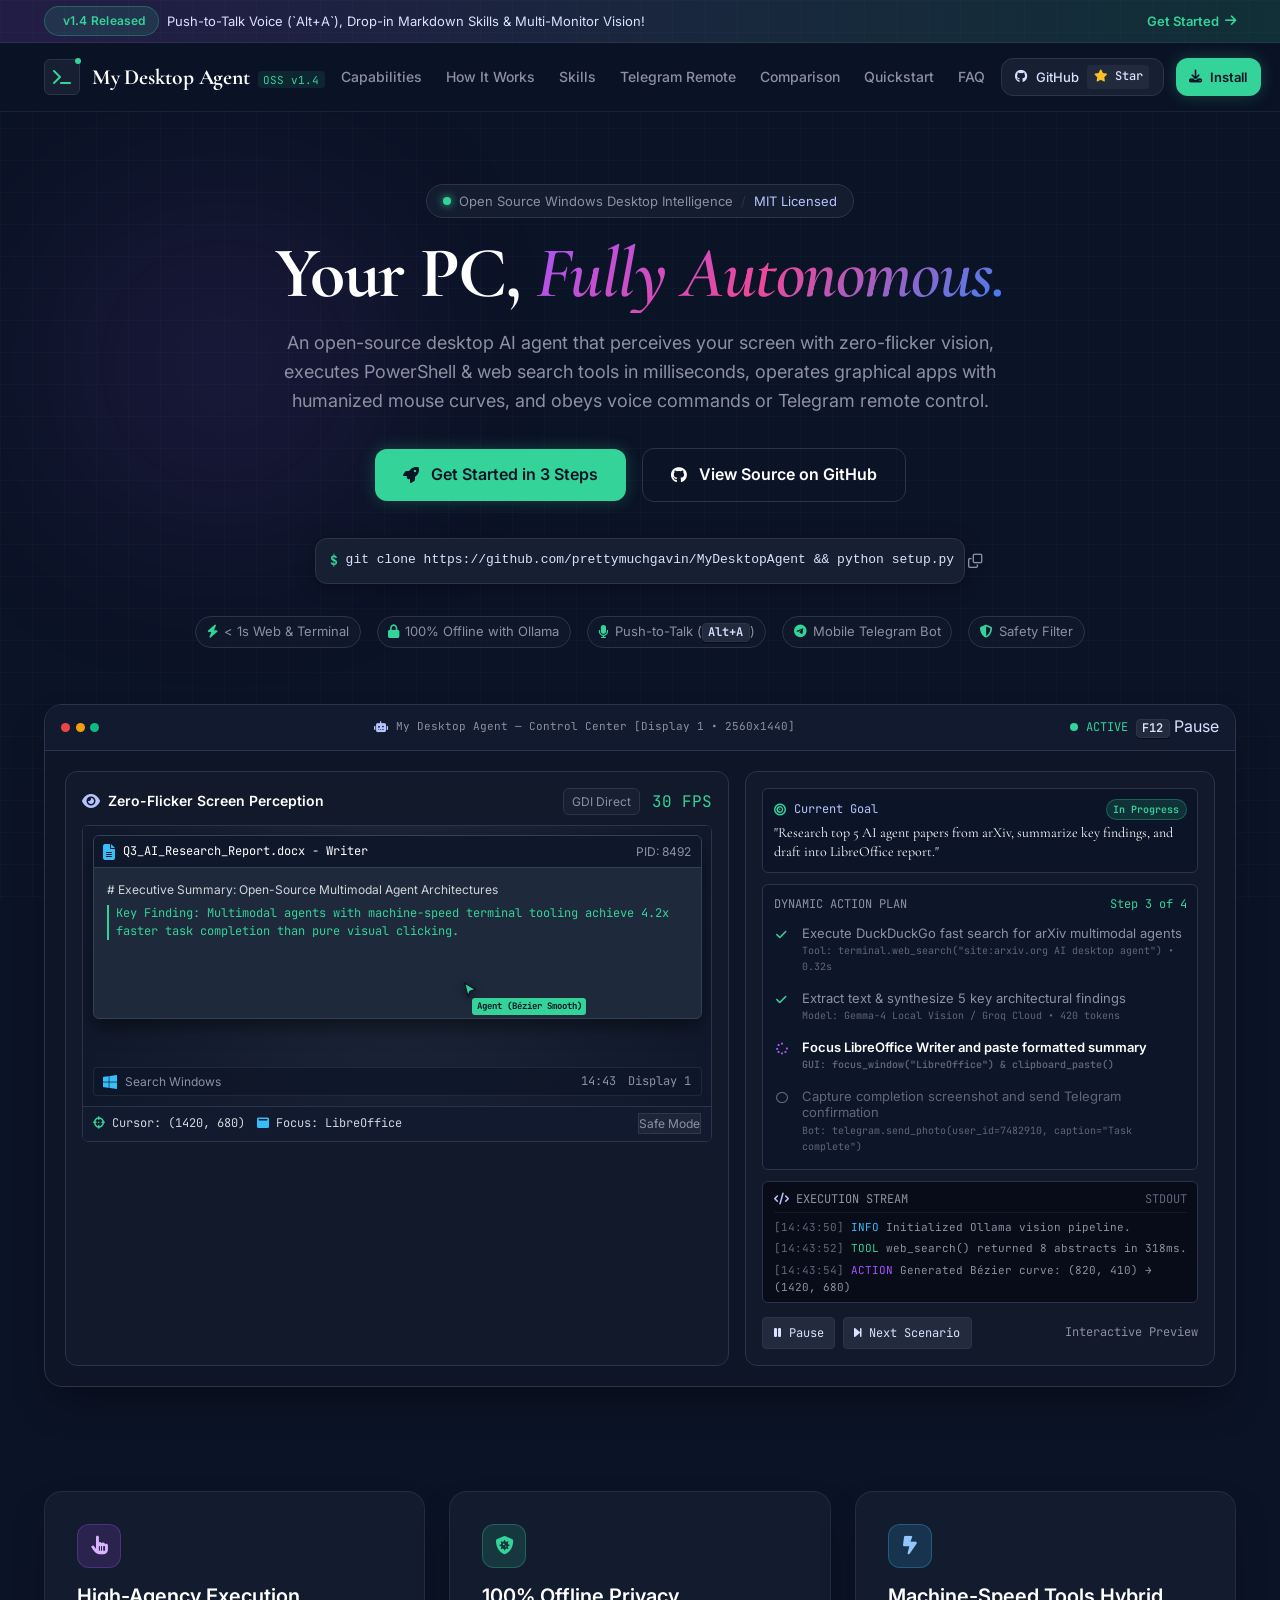
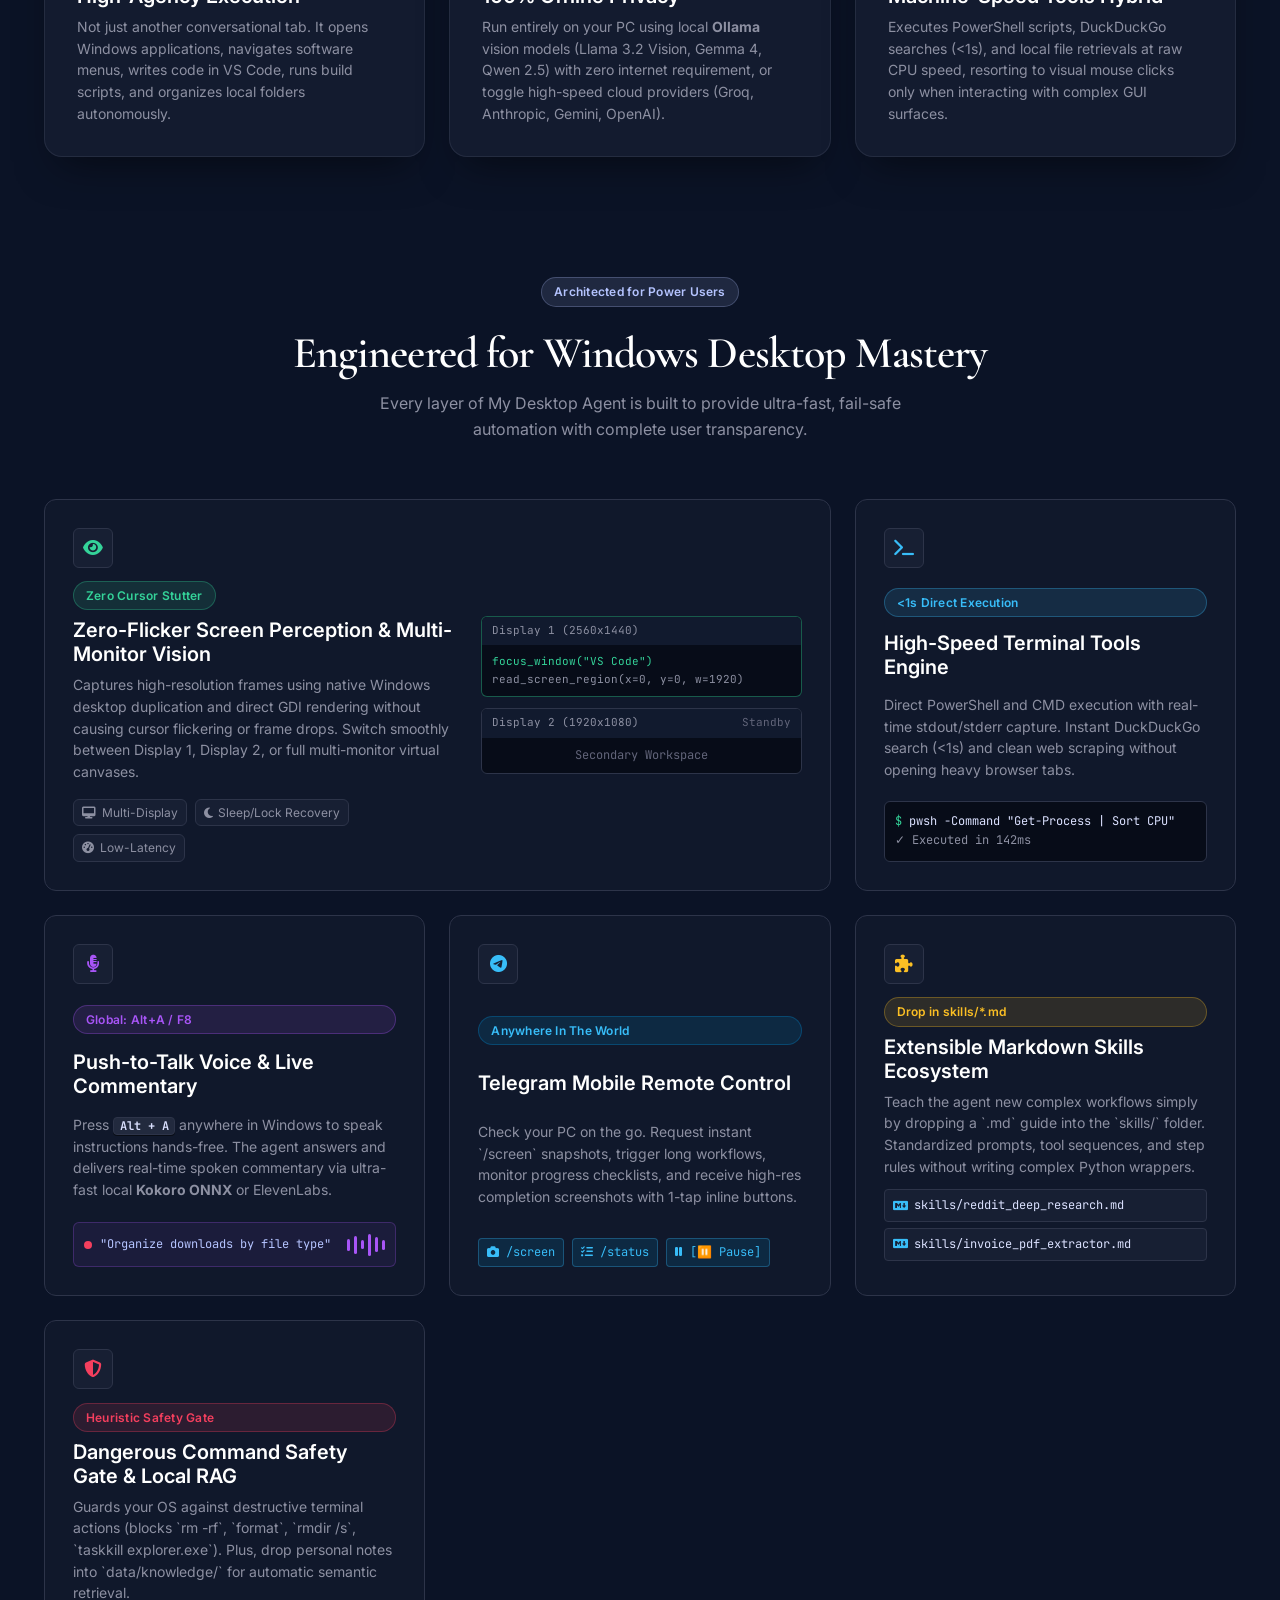
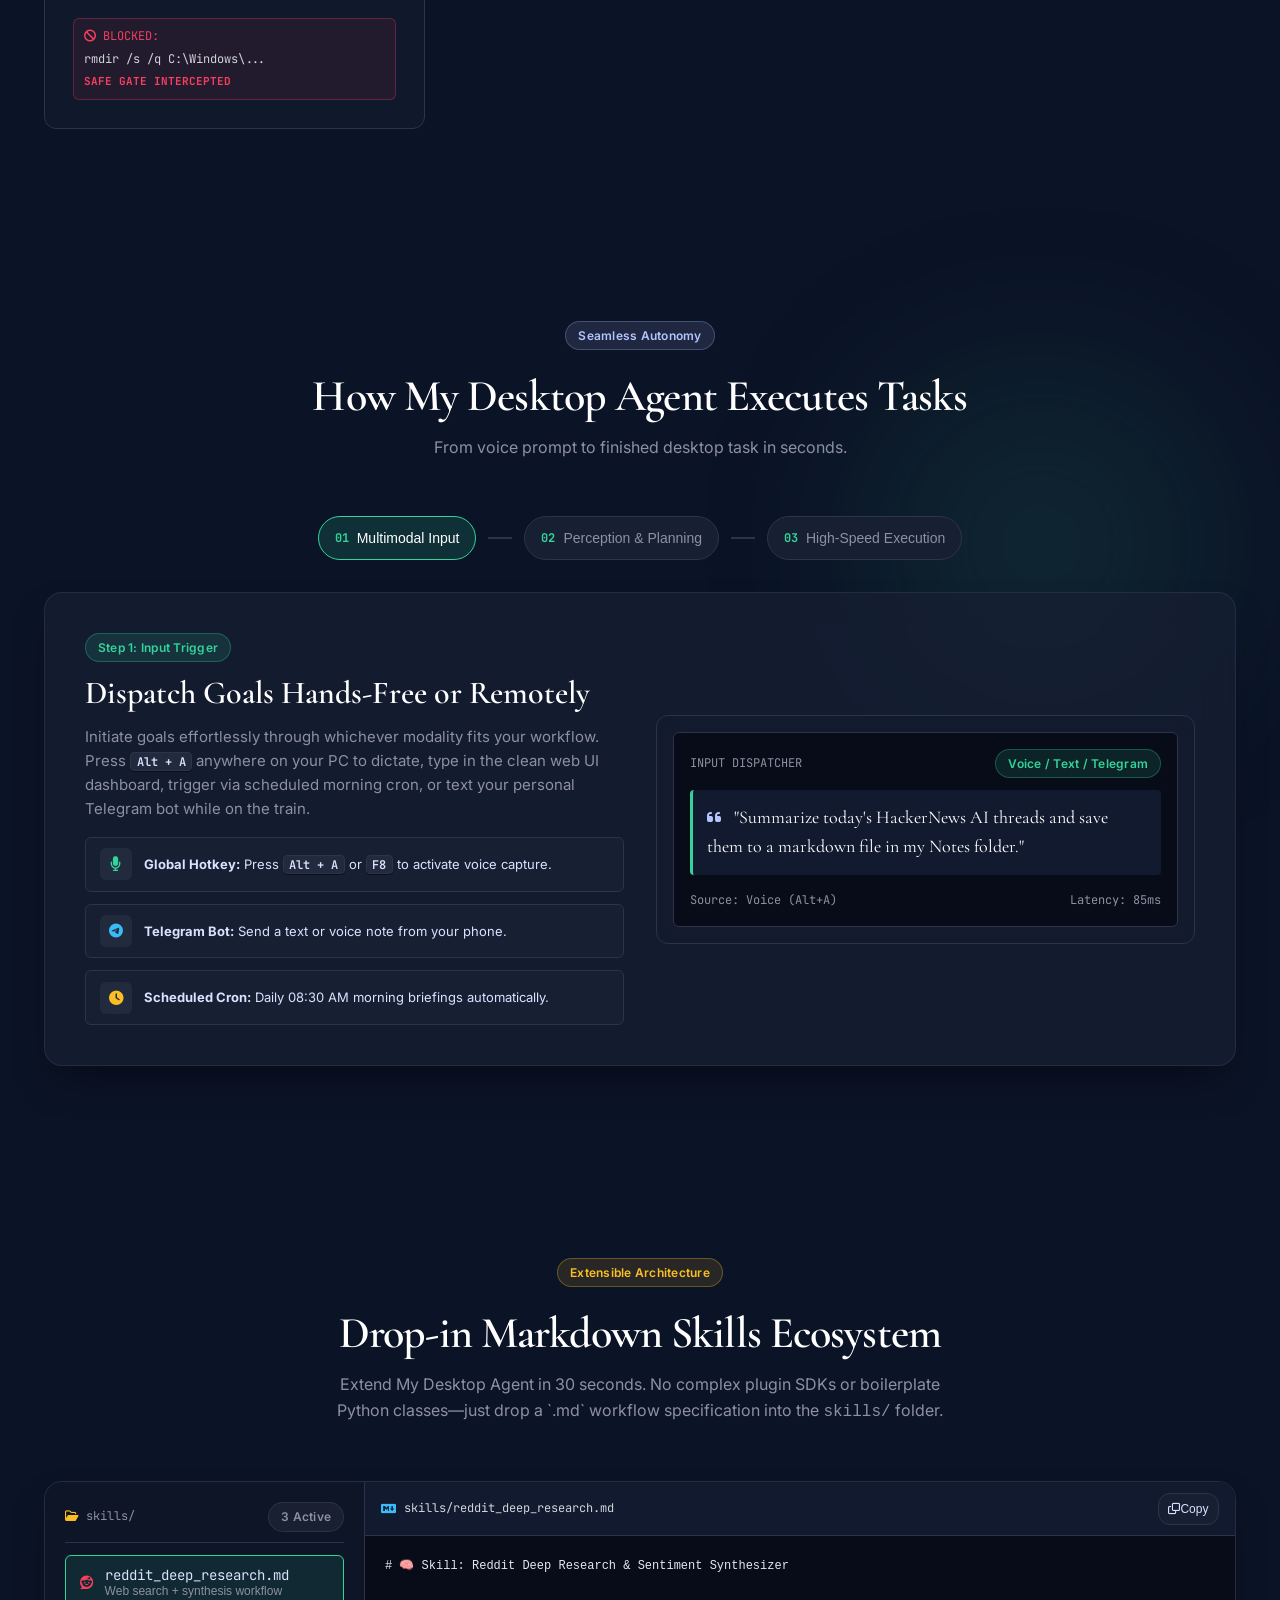
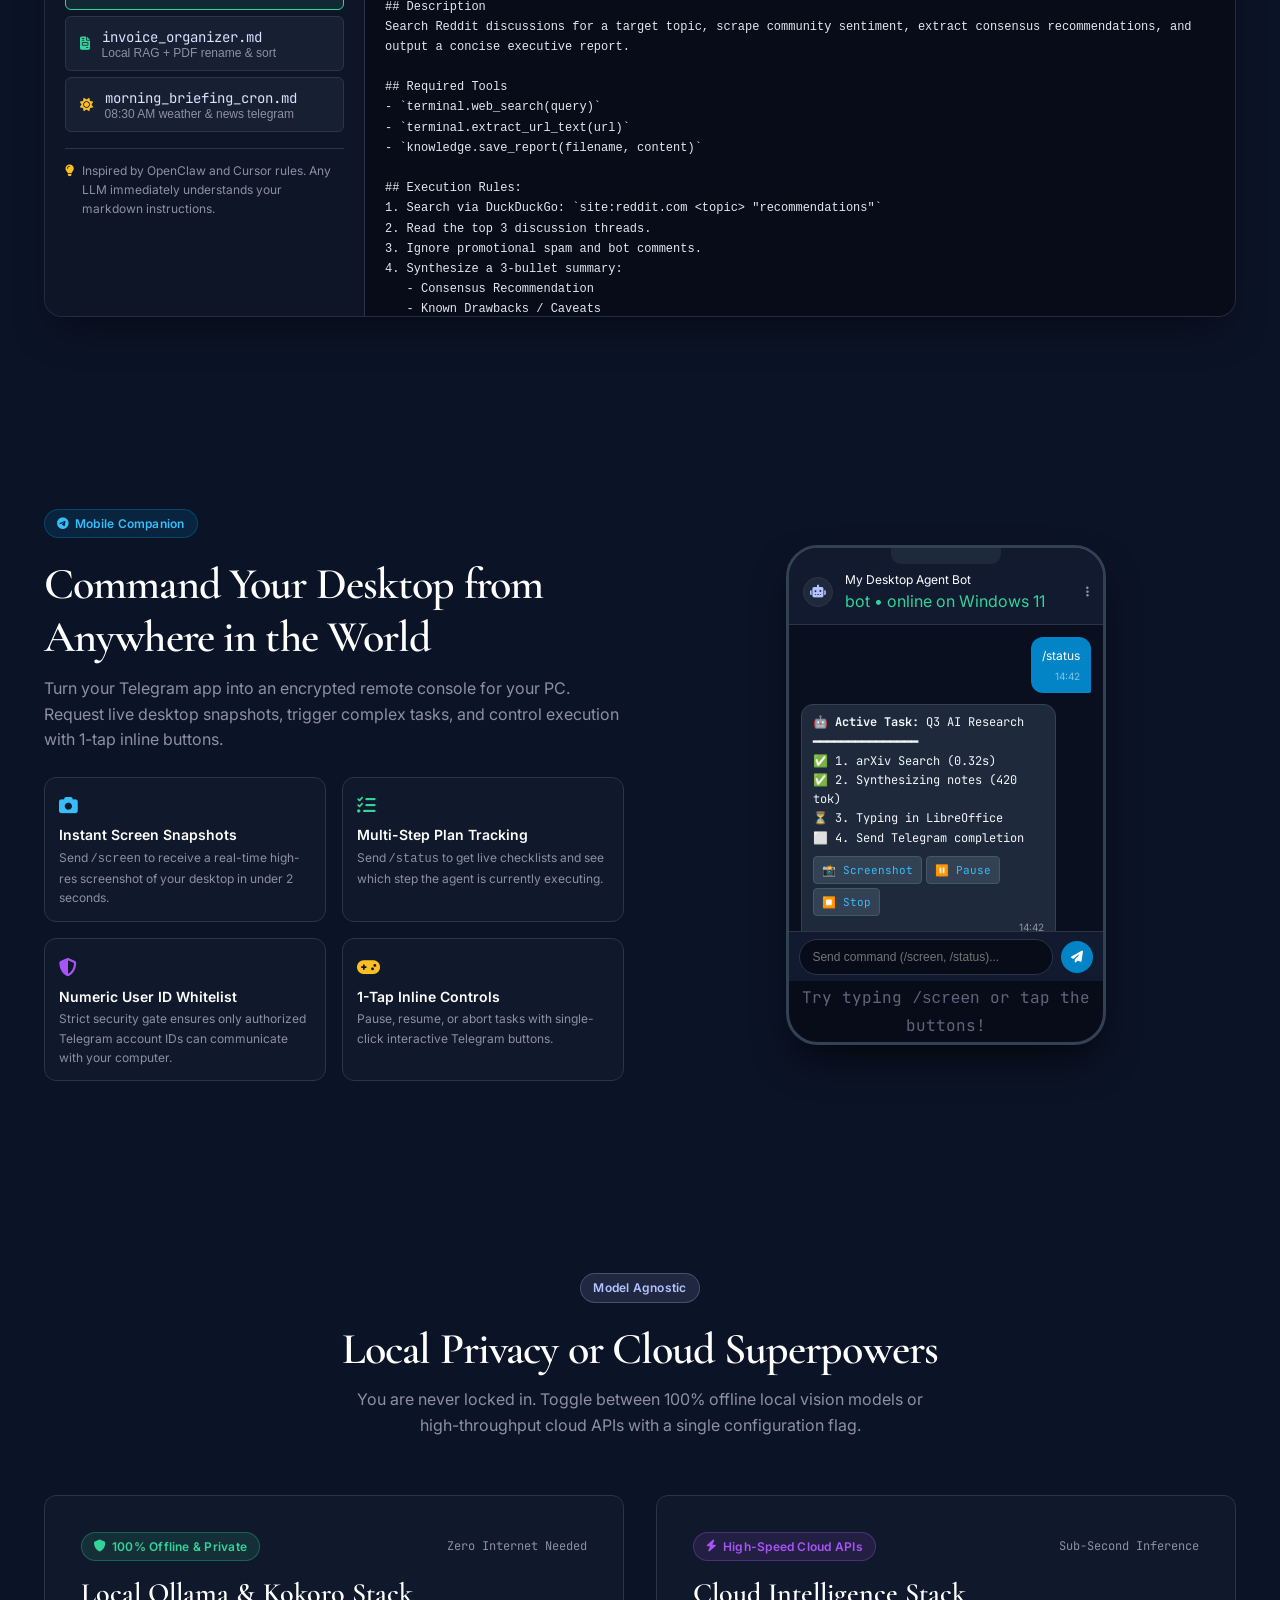
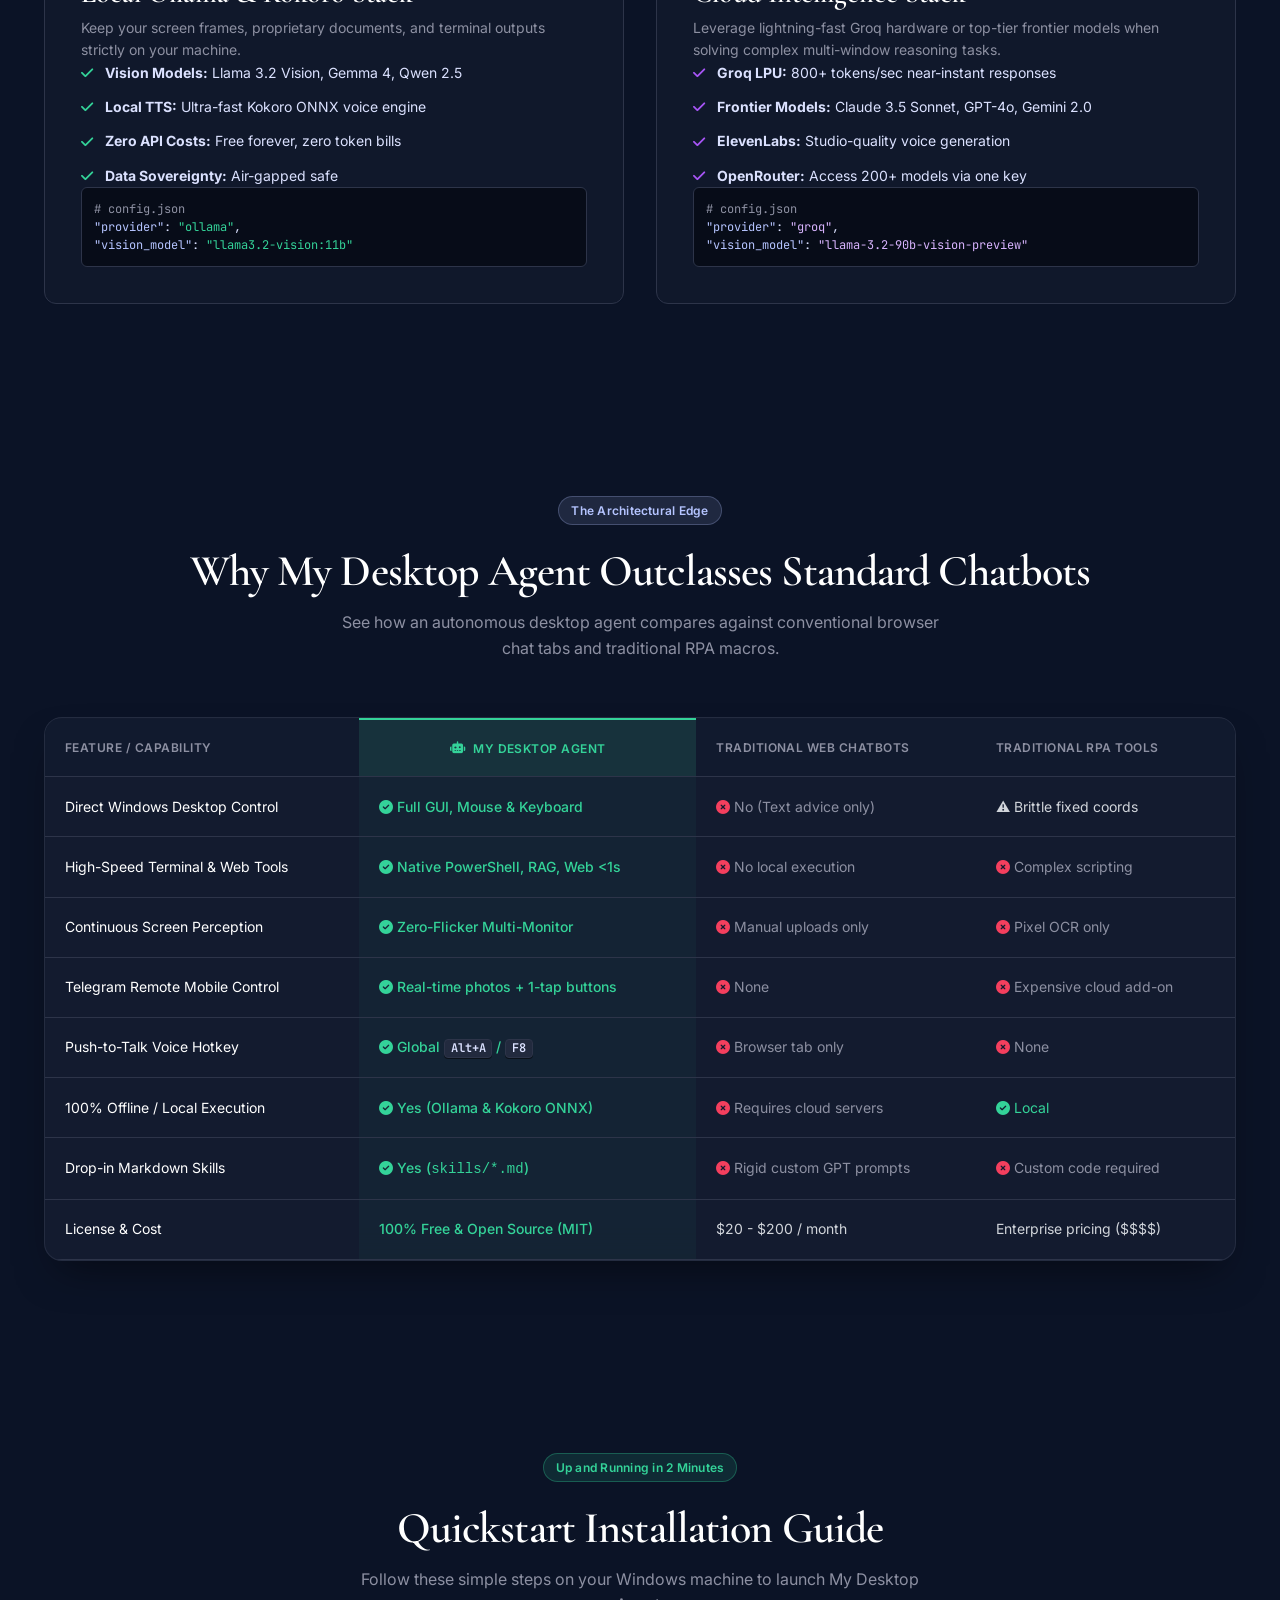
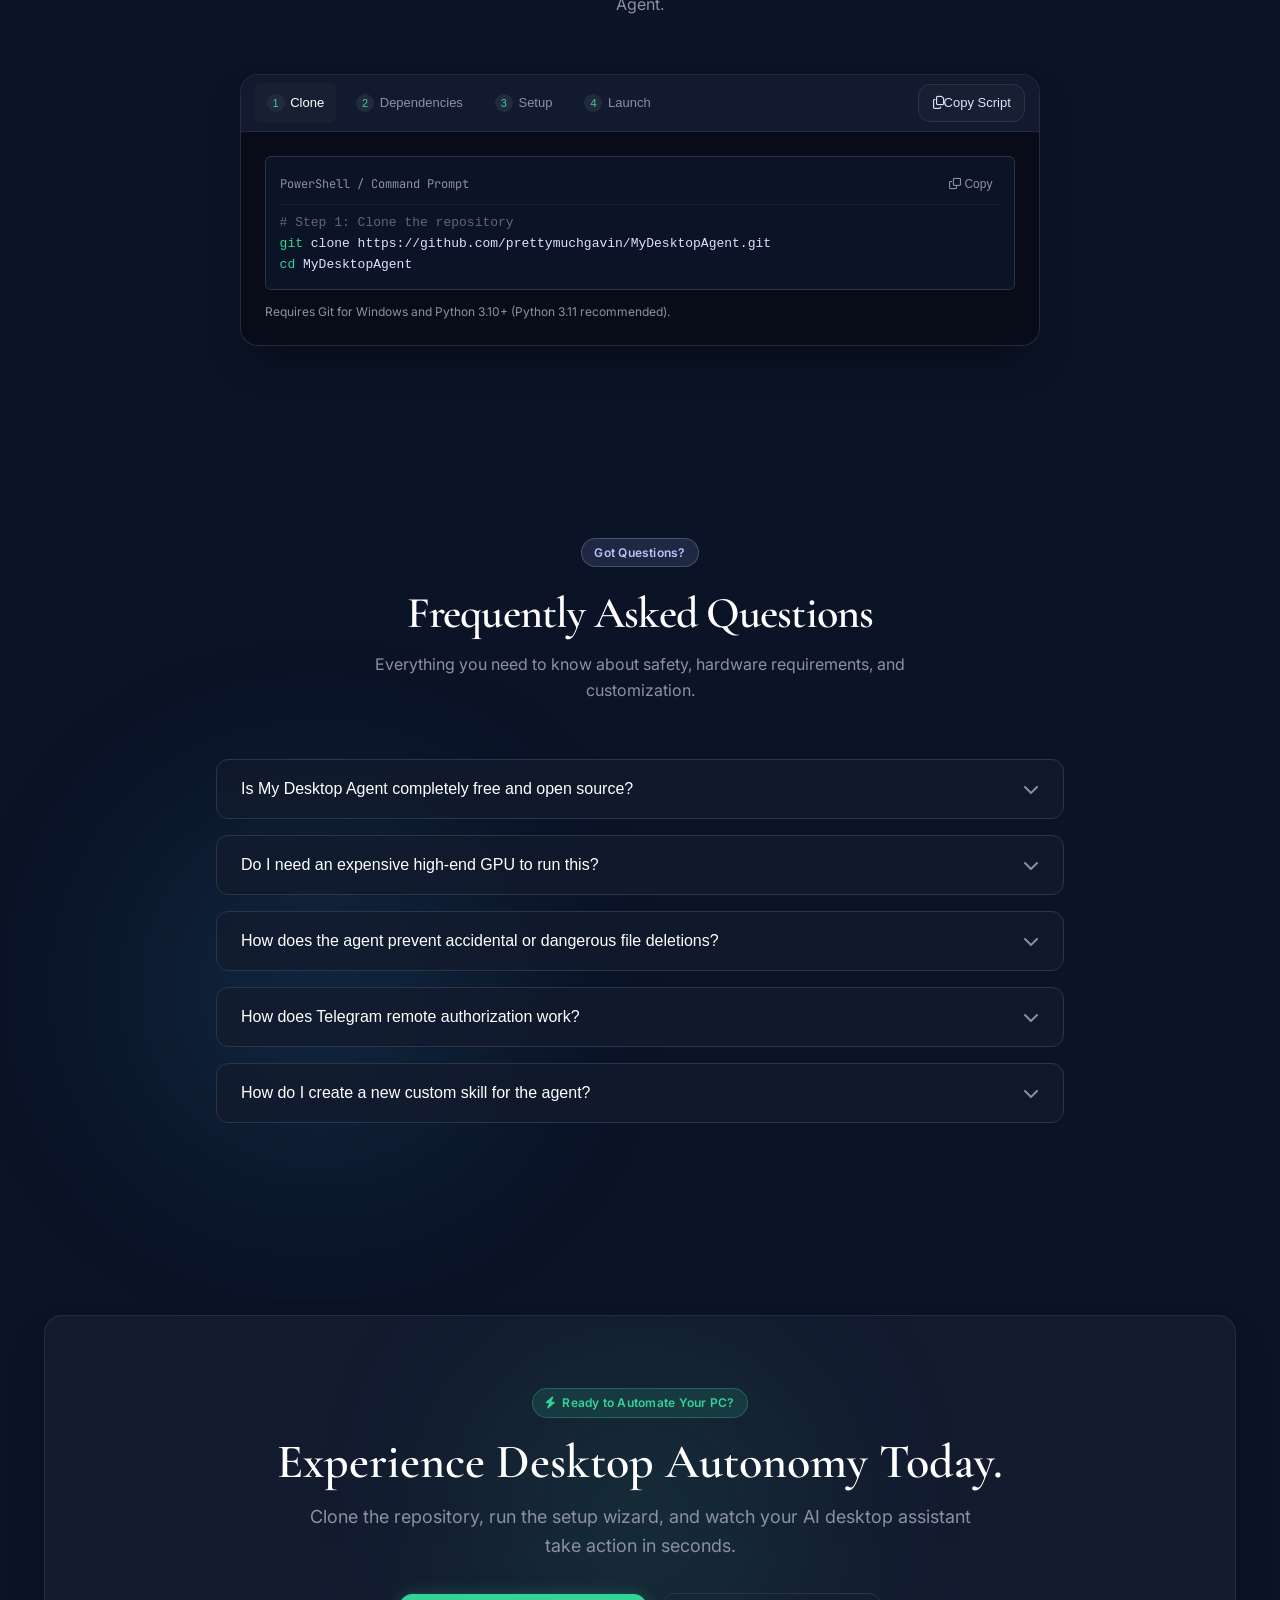
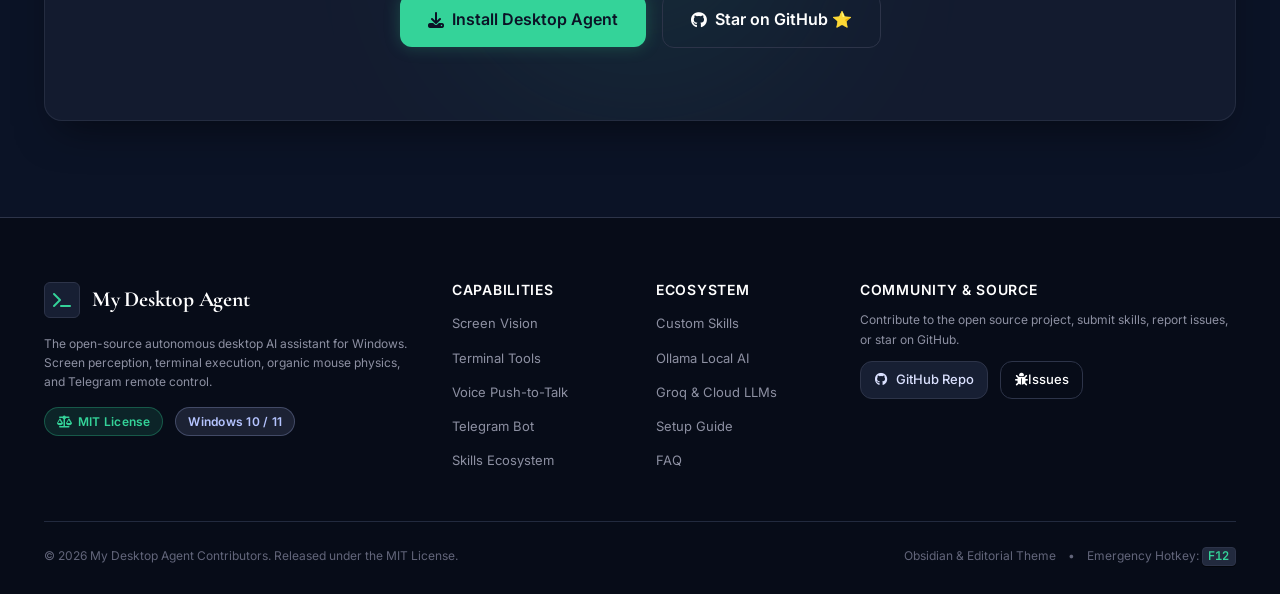
<file: index.html>
<!DOCTYPE html>
<html lang="en" class="scroll-smooth">
<head>
  <meta charset="UTF-8">
  <meta name="viewport" content="width=device-width, initial-scale=1.0, maximum-scale=5.0, user-scalable=yes">
  <title>My Desktop Agent | Autonomous AI Desktop Assistant for Windows</title>
  <meta name="description" content="The Autonomous AI Desktop Assistant That Sees Your Screen, Runs Terminal Tools, and Takes Action. Open-source, local-first or cloud-powered.">
  <meta name="theme-color" content="#0b1326">
  <meta name="apple-mobile-web-app-capable" content="yes">
  <meta name="apple-mobile-web-app-status-bar-style" content="black-translucent">

  <!-- Google Fonts: Editorial Serif + Inter + JetBrains Mono -->
  <link rel="preconnect" href="https://fonts.googleapis.com">
  <link rel="preconnect" href="https://fonts.gstatic.com" crossorigin>
  <link href="https://fonts.googleapis.com/css2?family=Cormorant+Garamond:ital,wght@0,500;0,600;0,700;1,400;1,600&family=Inter:wght@300;400;500;600;700&family=JetBrains+Mono:wght@400;500;600;700&display=swap" rel="stylesheet">
  
  <!-- FontAwesome Icons -->
  <link rel="stylesheet" href="https://cdnjs.cloudflare.com/ajax/libs/font-awesome/6.5.1/css/all.min.css">
  
  <link rel="stylesheet" href="styles.css">
</head>
<body>
  <!-- Background Glow & Grid Canvas -->
  <div class="bg-grid-overlay"></div>
  <div class="glow-orb glow-orb-1"></div>
  <div class="glow-orb glow-orb-2"></div>
  <div class="glow-orb glow-orb-3"></div>

  <!-- Announcement Top Banner -->
  <aside class="announcement-bar" aria-label="Project Status Announcement">
    <div class="container flex items-center justify-between">
      <div class="announcement-content flex items-center gap-2">
        <span class="badge-pill badge-emerald"><i class="fa-solid fa-sparkles"></i> v1.4 Released</span>
        <span class="announcement-text">Push-to-Talk Voice (`Alt+A`), Drop-in Markdown Skills &amp; Multi-Monitor Vision!</span>
      </div>
      <a href="#quickstart" class="announcement-link">Get Started <i class="fa-solid fa-arrow-right"></i></a>
    </div>
  </aside>

  <!-- Navigation Bar -->
  <header class="navbar-wrapper">
    <nav class="container navbar">
      <a href="#" class="brand-logo flex items-center gap-3">
        <div class="logo-icon-box">
          <i class="fa-solid fa-terminal text-emerald"></i>
          <span class="logo-pulse"></span>
        </div>
        <div class="brand-text">
          <span class="brand-title">My Desktop Agent</span>
          <span class="brand-badge">OSS v1.4</span>
        </div>
      </a>

      <div class="nav-links flex items-center gap-6">
        <a href="#features" class="nav-link">Capabilities</a>
        <a href="#how-it-works" class="nav-link">How It Works</a>
        <a href="#skills" class="nav-link">Skills</a>
        <a href="#telegram" class="nav-link">Telegram Remote</a>
        <a href="#comparison" class="nav-link">Comparison</a>
        <a href="#quickstart" class="nav-link">Quickstart</a>
        <a href="#faq" class="nav-link">FAQ</a>
      </div>

      <div class="nav-actions flex items-center gap-3">
        <a href="https://github.com/prettymuchgavin/MyDesktopAgent" target="_blank" rel="noopener noreferrer" class="btn btn-secondary btn-sm flex items-center gap-2 github-btn">
          <i class="fa-brands fa-github"></i>
          <span class="btn-text">GitHub</span>
          <span class="github-star-count" id="starCount"><i class="fa-solid fa-star text-amber"></i> Star</span>
        </a>
        <a href="#quickstart" class="btn btn-primary btn-sm glow-btn install-btn flex items-center gap-2">
          <i class="fa-solid fa-download"></i>
          <span>Install</span>
        </a>
        <button class="mobile-menu-toggle" id="mobileMenuBtn" aria-label="Toggle Navigation Menu">
          <i class="fa-solid fa-bars"></i>
        </button>
      </div>
    </nav>

    <!-- Mobile Navigation Drawer -->
    <div class="mobile-drawer" id="mobileDrawer">
      <div class="mobile-drawer-links">
        <a href="#features" class="mobile-nav-link"><i class="fa-solid fa-microchip"></i> Capabilities</a>
        <a href="#how-it-works" class="mobile-nav-link"><i class="fa-solid fa-network-wired"></i> How It Works</a>
        <a href="#skills" class="mobile-nav-link"><i class="fa-solid fa-puzzle-piece"></i> Skills Ecosystem</a>
        <a href="#telegram" class="mobile-nav-link"><i class="fa-brands fa-telegram"></i> Telegram Remote</a>
        <a href="#comparison" class="mobile-nav-link"><i class="fa-solid fa-chart-column"></i> Comparison</a>
        <a href="#quickstart" class="mobile-nav-link"><i class="fa-solid fa-bolt"></i> Quickstart Guide</a>
        <a href="#faq" class="mobile-nav-link"><i class="fa-solid fa-circle-question"></i> FAQ</a>
      </div>
      <div class="mobile-drawer-actions flex flex-col gap-2">
        <a href="#quickstart" class="btn btn-primary w-full text-center"><i class="fa-solid fa-download mr-2"></i> Install Desktop Agent</a>
        <a href="https://github.com/prettymuchgavin/MyDesktopAgent" target="_blank" rel="noopener noreferrer" class="btn btn-secondary w-full text-center"><i class="fa-brands fa-github mr-2"></i> View on GitHub</a>
      </div>
    </div>
  </header>

  <!-- Hero Section -->
  <section class="hero-section">
    <div class="container hero-container">
      <div class="hero-badge-wrap flex justify-center">
        <div class="glass-pill flex items-center gap-2">
          <span class="dot-indicator green-dot"></span>
          <span>Open Source Windows Desktop Intelligence</span>
          <span class="pill-divider">/</span>
          <span class="text-lavender">MIT Licensed</span>
        </div>
      </div>

      <h1 class="hero-headline">
        Your PC, <span class="serif-italic gradient-text">Fully Autonomous.</span>
      </h1>

      <p class="hero-subhead">
        An open-source desktop AI agent that perceives your screen with zero-flicker vision, executes PowerShell &amp; web search tools in milliseconds, operates graphical apps with humanized mouse curves, and obeys voice commands or Telegram remote control.
      </p>

      <!-- CTA Buttons & 1-Click Copy Command -->
      <div class="hero-cta-group flex items-center justify-center flex-wrap gap-4">
        <a href="#quickstart" class="btn btn-primary btn-lg glow-btn flex items-center gap-3">
          <i class="fa-solid fa-rocket"></i>
          <span>Get Started in 3 Steps</span>
        </a>
        <a href="https://github.com/prettymuchgavin/MyDesktopAgent" target="_blank" rel="noopener noreferrer" class="btn btn-outline btn-lg flex items-center gap-3">
          <i class="fa-brands fa-github"></i>
          <span>View Source on GitHub</span>
        </a>
      </div>

      <!-- Quick terminal snippet -->
      <div class="hero-quick-command flex justify-center">
        <div class="code-pill flex items-center justify-between" id="heroCommandBox">
          <div class="code-pill-text flex items-center gap-2">
            <span class="prompt-symbol">$</span>
            <code class="code-snippet-scroll">git clone https://github.com/prettymuchgavin/MyDesktopAgent &amp;&amp; python setup.py</code>
          </div>
          <button class="copy-pill-btn" onclick="copySnippet('git clone https://github.com/prettymuchgavin/MyDesktopAgent && python setup.py', this)" title="Copy Command">
            <i class="fa-regular fa-clone"></i>
            <span class="tooltip">Copied!</span>
          </button>
        </div>
      </div>

      <!-- Feature Badges Ribbon -->
      <div class="hero-stats-ribbon flex items-center justify-center flex-wrap gap-4">
        <div class="stat-pill"><i class="fa-solid fa-bolt text-emerald"></i> <span>&lt; 1s Web &amp; Terminal</span></div>
        <div class="stat-pill"><i class="fa-solid fa-lock text-emerald"></i> <span>100% Offline with Ollama</span></div>
        <div class="stat-pill"><i class="fa-solid fa-microphone text-emerald"></i> <span>Push-to-Talk (<kbd>Alt+A</kbd>)</span></div>
        <div class="stat-pill"><i class="fa-brands fa-telegram text-emerald"></i> <span>Mobile Telegram Bot</span></div>
        <div class="stat-pill"><i class="fa-solid fa-shield-halved text-emerald"></i> <span>Safety Filter</span></div>
      </div>

      <!-- Live Interactive Desktop Agent Dashboard Mockup -->
      <div class="hero-mockup-wrapper">
        <div class="window-frame glass-panel">
          <!-- Window Header Bar -->
          <div class="window-header flex items-center justify-between">
            <div class="window-controls flex items-center gap-2">
              <span class="window-dot dot-red"></span>
              <span class="window-dot dot-yellow"></span>
              <span class="window-dot dot-green"></span>
            </div>
            <div class="window-title flex items-center gap-2">
              <i class="fa-solid fa-robot text-lavender"></i>
              <span class="window-title-text">My Desktop Agent — Control Center [Display 1 • 2560x1440]</span>
            </div>
            <div class="window-status-pill flex items-center gap-2">
              <span class="live-dot"></span>
              <span class="text-xs uppercase font-mono tracking-wider text-emerald active-status-text">ACTIVE</span>
              <span class="hotkey-hint"><kbd>F12</kbd> Pause</span>
            </div>
          </div>

          <!-- Window Inner Layout -->
          <div class="window-body grid grid-cols-12 gap-4">
            
            <!-- Left Column: Screen Perception Stream -->
            <div class="col-span-7 screen-stream-card glass-card">
              <div class="card-top-bar flex items-center justify-between">
                <div class="flex items-center gap-2">
                  <i class="fa-solid fa-eye text-lavender"></i>
                  <span class="card-label">Zero-Flicker Screen Perception</span>
                </div>
                <div class="stream-meta flex items-center gap-3">
                  <span class="tag-badge">GDI Direct</span>
                  <span class="fps-badge font-mono text-emerald">30 FPS</span>
                </div>
              </div>

              <div class="screen-viewport-container">
                <div class="screen-viewport" id="screenViewport">
                  <!-- Simulated Desktop Screen -->
                  <div class="simulated-desktop">
                    <div class="sim-workspaces">
                      <!-- Active App: Google Docs / Research doc -->
                      <div class="sim-app-window">
                        <div class="sim-app-header flex items-center justify-between">
                          <div class="flex items-center gap-2 truncate-box">
                            <i class="fa-solid fa-file-lines text-blue-400"></i>
                            <span class="font-mono text-xs text-white app-title-text">Q3_AI_Research_Report.docx - Writer</span>
                          </div>
                          <span class="text-xs text-slate-400 pid-tag">PID: 8492</span>
                        </div>
                        <div class="sim-app-content">
                          <p class="text-xs text-slate-300"># Executive Summary: Open-Source Multimodal Agent Architectures</p>
                          <p class="text-xs text-emerald font-mono typing-preview" id="simTypingText">Automating Windows desktop workflows with high-speed terminal tools &amp; localized perception...</p>
                        </div>
                      </div>

                      <!-- AI Autonomous Cursor Overlay -->
                      <div class="ai-cursor-tracker" id="aiCursor">
                        <svg width="24" height="24" viewBox="0 0 24 24" fill="none" class="cursor-svg">
                          <path d="M5.5 3.5L18.5 11.5L12 13.5L9.5 19.5L5.5 3.5Z" fill="#34d399" stroke="#0b1326" stroke-width="1.5"/>
                        </svg>
                        <div class="ai-cursor-label">Agent (Bézier Smooth)</div>
                        <div class="ai-click-ripple" id="clickRipple"></div>
                      </div>
                    </div>

                    <div class="sim-taskbar flex items-center justify-between">
                      <div class="flex items-center gap-2">
                        <i class="fa-brands fa-windows text-blue-400"></i>
                        <span class="text-xs text-slate-400 taskbar-search-text">Search Windows</span>
                      </div>
                      <div class="flex items-center gap-3 text-xs text-slate-400 font-mono">
                        <span>14:43</span>
                        <span>Display 1</span>
                      </div>
                    </div>
                  </div>
                </div>

                <!-- Screen Bottom Diagnostics -->
                <div class="screen-footer-bar flex items-center justify-between">
                  <div class="flex items-center gap-3 text-xs font-mono text-slate-300 flex-wrap">
                    <span><i class="fa-solid fa-crosshairs text-emerald"></i> Cursor: (1420, 680)</span>
                    <span><i class="fa-solid fa-window-maximize text-blue-400"></i> Focus: LibreOffice</span>
                  </div>
                  <div class="flex items-center gap-2">
                    <span class="badge-subtle text-xs">Safe Mode</span>
                  </div>
                </div>
              </div>
            </div>

            <!-- Right Column: Autonomous Step Checklist & Terminal Log -->
            <div class="col-span-5 execution-panel glass-card flex flex-col">
              
              <!-- Current Goal Header -->
              <div class="goal-header-box">
                <div class="flex items-center justify-between mb-1">
                  <span class="text-xs uppercase font-mono text-lavender tracking-wider flex items-center gap-2">
                    <i class="fa-solid fa-bullseye text-emerald"></i> Current Goal
                  </span>
                  <span class="status-pill-running">In Progress</span>
                </div>
                <div class="goal-text font-serif italic text-white" id="activeGoalTitle">
                  "Research top 5 AI agent papers from arXiv, summarize key findings, and draft into LibreOffice report."
                </div>
              </div>

              <!-- Interactive Multi-Step Checklist -->
              <div class="checklist-container flex-1">
                <div class="checklist-title flex items-center justify-between">
                  <span class="text-xs font-mono text-slate-400">DYNAMIC ACTION PLAN</span>
                  <span class="text-xs font-mono text-emerald" id="stepCounter">Step 3 of 4</span>
                </div>

                <div class="checklist-items" id="checklistItems">
                  <div class="checklist-item done flex items-start gap-3">
                    <div class="check-icon"><i class="fa-solid fa-check"></i></div>
                    <div class="check-body">
                      <div class="check-task">Execute DuckDuckGo fast search for arXiv multimodal agents</div>
                      <div class="check-sub font-mono">Tool: terminal.web_search("site:arxiv.org AI desktop agent") • 0.32s</div>
                    </div>
                  </div>

                  <div class="checklist-item done flex items-start gap-3">
                    <div class="check-icon"><i class="fa-solid fa-check"></i></div>
                    <div class="check-body">
                      <div class="check-task">Extract text &amp; synthesize 5 key architectural findings</div>
                      <div class="check-sub font-mono">Model: Gemma-4 Local Vision / Groq Cloud • 420 tokens</div>
                    </div>
                  </div>

                  <div class="checklist-item active flex items-start gap-3">
                    <div class="check-icon"><i class="fa-solid fa-spinner fa-spin"></i></div>
                    <div class="check-body">
                      <div class="check-task">Focus LibreOffice Writer and paste formatted summary</div>
                      <div class="check-sub font-mono">GUI: focus_window("LibreOffice") &amp; clipboard_paste()</div>
                    </div>
                  </div>

                  <div class="checklist-item pending flex items-start gap-3">
                    <div class="check-icon"><i class="fa-regular fa-circle"></i></div>
                    <div class="check-body">
                      <div class="check-task">Capture completion screenshot and send Telegram confirmation</div>
                      <div class="check-sub font-mono">Bot: telegram.send_photo(user_id=7482910, caption="Task complete")</div>
                    </div>
                  </div>
                </div>
              </div>

              <!-- Real-time Agent Log Stream -->
              <div class="agent-terminal-log">
                <div class="log-header flex items-center justify-between">
                  <span class="font-mono text-xs text-slate-400"><i class="fa-solid fa-code text-lavender"></i> EXECUTION STREAM</span>
                  <span class="font-mono text-xs text-slate-500">STDOUT</span>
                </div>
                <div class="log-lines font-mono" id="logLines">
                  <div class="log-line text-slate-400"><span class="log-ts">[14:43:50]</span> <span class="text-blue-400">INFO</span> Initialized Ollama vision pipeline.</div>
                  <div class="log-line text-slate-400"><span class="log-ts">[14:43:52]</span> <span class="text-emerald">TOOL</span> web_search() returned 8 abstracts in 318ms.</div>
                  <div class="log-line text-slate-400"><span class="log-ts">[14:43:54]</span> <span class="text-purple-400">ACTION</span> Generated Bézier curve: (820, 410) &rarr; (1420, 680)</div>
                  <div class="log-line text-slate-300"><span class="log-ts">[14:43:56]</span> <span class="text-amber-400">VOICE</span> Kokoro TTS: "Pasting summarized research into document..."</div>
                </div>
              </div>

              <!-- Interactive Simulator Control Bar -->
              <div class="sim-control-bar flex items-center justify-between">
                <div class="flex items-center gap-2">
                  <button class="sim-action-btn" id="simPauseBtn" onclick="toggleSimPause()"><i class="fa-solid fa-pause"></i> Pause</button>
                  <button class="sim-action-btn" id="simNewTaskBtn" onclick="cycleSimTask()"><i class="fa-solid fa-forward-step"></i> Next Scenario</button>
                </div>
                <span class="text-xs font-mono text-slate-400 sim-tag-label">Interactive Preview</span>
              </div>

            </div>

          </div>
        </div>
      </div>

    </div>
  </section>

  <!-- Key Value Props Banner -->
  <section class="value-props-section">
    <div class="container">
      <div class="grid grid-cols-3 gap-6">
        
        <div class="val-card glass-panel">
          <div class="val-icon-box bg-purple-glow">
            <i class="fa-solid fa-hand-pointer text-purple-300"></i>
          </div>
          <h3 class="val-title">High-Agency Execution</h3>
          <p class="val-desc">
            Not just another conversational tab. It opens Windows applications, navigates software menus, writes code in VS Code, runs build scripts, and organizes local folders autonomously.
          </p>
        </div>

        <div class="val-card glass-panel">
          <div class="val-icon-box bg-emerald-glow">
            <i class="fa-solid fa-shield-virus text-emerald"></i>
          </div>
          <h3 class="val-title">100% Offline Privacy</h3>
          <p class="val-desc">
            Run entirely on your PC using local <strong>Ollama</strong> vision models (Llama 3.2 Vision, Gemma 4, Qwen 2.5) with zero internet requirement, or toggle high-speed cloud providers (Groq, Anthropic, Gemini, OpenAI).
          </p>
        </div>

        <div class="val-card glass-panel">
          <div class="val-icon-box bg-blue-glow">
            <i class="fa-solid fa-bolt-lightning text-blue-300"></i>
          </div>
          <h3 class="val-title">Machine-Speed Tools Hybrid</h3>
          <p class="val-desc">
            Executes PowerShell scripts, DuckDuckGo searches (&lt;1s), and local file retrievals at raw CPU speed, resorting to visual mouse clicks only when interacting with complex GUI surfaces.
          </p>
        </div>

      </div>
    </div>
  </section>

  <!-- Bento Grid of Capabilities -->
  <section class="bento-section section-padding" id="features">
    <div class="container">
      
      <div class="section-header text-center">
        <div class="badge-pill badge-lavender mb-3">Architected for Power Users</div>
        <h2 class="section-headline">Engineered for Windows Desktop Mastery</h2>
        <p class="section-subhead">
          Every layer of My Desktop Agent is built to provide ultra-fast, fail-safe automation with complete user transparency.
        </p>
      </div>

      <div class="bento-grid">
        
        <!-- Bento 1: Zero-Flicker Screen Perception (Large Card) -->
        <div class="bento-card bento-card-large glass-card">
          <div class="bento-card-content">
            <div class="bento-icon-box"><i class="fa-solid fa-eye text-emerald"></i></div>
            <div class="badge-pill badge-emerald text-xs mb-2">Zero Cursor Stutter</div>
            <h3 class="bento-title">Zero-Flicker Screen Perception &amp; Multi-Monitor Vision</h3>
            <p class="bento-desc">
              Captures high-resolution frames using native Windows desktop duplication and direct GDI rendering without causing cursor flickering or frame drops. Switch smoothly between Display 1, Display 2, or full multi-monitor virtual canvases.
            </p>
            <div class="bento-features-list flex flex-wrap gap-2 mt-4">
              <span class="tag-badge"><i class="fa-solid fa-desktop"></i> Multi-Display</span>
              <span class="tag-badge"><i class="fa-solid fa-moon"></i> Sleep/Lock Recovery</span>
              <span class="tag-badge"><i class="fa-solid fa-gauge-high"></i> Low-Latency</span>
            </div>
          </div>
          <div class="bento-visual-wrapper">
            <div class="multi-monitor-visual">
              <div class="monitor-frame monitor-1 active">
                <div class="monitor-header"><span>Display 1 (2560x1440)</span> <span class="dot-green"></span></div>
                <div class="monitor-body">
                  <div class="code-line text-emerald font-mono">focus_window("VS Code")</div>
                  <div class="code-line text-slate-400 font-mono">read_screen_region(x=0, y=0, w=1920)</div>
                </div>
              </div>
              <div class="monitor-frame monitor-2">
                <div class="monitor-header"><span>Display 2 (1920x1080)</span> <span class="text-slate-500">Standby</span></div>
                <div class="monitor-body flex items-center justify-center">
                  <span class="text-xs font-mono text-slate-500">Secondary Workspace</span>
                </div>
              </div>
            </div>
          </div>
        </div>

        <!-- Bento 2: High-Speed Terminal & Tool Engine -->
        <div class="bento-card glass-card">
          <div class="bento-icon-box"><i class="fa-solid fa-terminal text-blue-400"></i></div>
          <div class="badge-pill badge-blue text-xs mb-2">&lt;1s Direct Execution</div>
          <h3 class="bento-title">High-Speed Terminal Tools Engine</h3>
          <p class="bento-desc">
            Direct PowerShell and CMD execution with real-time stdout/stderr capture. Instant DuckDuckGo search (&lt;1s) and clean web scraping without opening heavy browser tabs.
          </p>
          <div class="terminal-mini-preview font-mono">
            <div class="t-line"><span class="text-emerald">$</span> pwsh -Command "Get-Process | Sort CPU"</div>
            <div class="t-line text-slate-400">✓ Executed in 142ms</div>
          </div>
        </div>

        <!-- Bento 3: Push-to-Talk Voice & Audio Commentary -->
        <div class="bento-card glass-card">
          <div class="bento-icon-box"><i class="fa-solid fa-microphone-lines text-purple-400"></i></div>
          <div class="badge-pill badge-purple text-xs mb-2">Global: Alt+A / F8</div>
          <h3 class="bento-title">Push-to-Talk Voice &amp; Live Commentary</h3>
          <p class="bento-desc">
            Press <kbd>Alt + A</kbd> anywhere in Windows to speak instructions hands-free. The agent answers and delivers real-time spoken commentary via ultra-fast local <strong>Kokoro ONNX</strong> or ElevenLabs.
          </p>
          <div class="voice-waveform-box flex items-center justify-between">
            <div class="flex items-center gap-2 truncate-box">
              <span class="recording-dot"></span>
              <span class="text-xs font-mono text-lavender truncate-text">"Organize downloads by file type"</span>
            </div>
            <div class="sound-wave flex items-center gap-1">
              <span></span><span></span><span></span><span></span><span></span><span></span>
            </div>
          </div>
        </div>

        <!-- Bento 4: Telegram Mobile Remote Control -->
        <div class="bento-card glass-card" id="telegramFeatureCard">
          <div class="bento-icon-box"><i class="fa-brands fa-telegram text-sky-400"></i></div>
          <div class="badge-pill badge-sky text-xs mb-2">Anywhere In The World</div>
          <h3 class="bento-title">Telegram Mobile Remote Control</h3>
          <p class="bento-desc">
            Check your PC on the go. Request instant `/screen` snapshots, trigger long workflows, monitor progress checklists, and receive high-res completion screenshots with 1-tap inline buttons.
          </p>
          <div class="telegram-button-group flex flex-wrap gap-2 mt-3">
            <span class="tg-mini-btn"><i class="fa-solid fa-camera"></i> /screen</span>
            <span class="tg-mini-btn"><i class="fa-solid fa-list-check"></i> /status</span>
            <span class="tg-mini-btn"><i class="fa-solid fa-pause"></i> [⏸️ Pause]</span>
          </div>
        </div>

        <!-- Bento 5: Drop-in Markdown Skills -->
        <div class="bento-card glass-card">
          <div class="bento-icon-box"><i class="fa-solid fa-puzzle-piece text-amber-400"></i></div>
          <div class="badge-pill badge-amber text-xs mb-2">Drop in skills/*.md</div>
          <h3 class="bento-title">Extensible Markdown Skills Ecosystem</h3>
          <p class="bento-desc">
            Teach the agent new complex workflows simply by dropping a `.md` guide into the `skills/` folder. Standardized prompts, tool sequences, and step rules without writing complex Python wrappers.
          </p>
          <div class="skills-mini-list font-mono text-xs mt-3">
            <div class="skill-file-pill"><i class="fa-brands fa-markdown text-blue-400"></i> skills/reddit_deep_research.md</div>
            <div class="skill-file-pill"><i class="fa-brands fa-markdown text-blue-400"></i> skills/invoice_pdf_extractor.md</div>
          </div>
        </div>

        <!-- Bento 6: Local Knowledge Base (RAG) & Dangerous Command Safety Gate -->
        <div class="bento-card glass-card">
          <div class="bento-icon-box"><i class="fa-solid fa-shield-halved text-rose-400"></i></div>
          <div class="badge-pill badge-rose text-xs mb-2">Heuristic Safety Gate</div>
          <h3 class="bento-title">Dangerous Command Safety Gate &amp; Local RAG</h3>
          <p class="bento-desc">
            Guards your OS against destructive terminal actions (blocks `rm -rf`, `format`, `rmdir /s`, `taskkill explorer.exe`). Plus, drop personal notes into `data/knowledge/` for automatic semantic retrieval.
          </p>
          <div class="safety-interception-box font-mono text-xs">
            <span class="text-rose-400"><i class="fa-solid fa-ban"></i> BLOCKED:</span>
            <span class="text-slate-300 code-truncate">rmdir /s /q C:\Windows\...</span>
            <span class="badge-safe-tag">Safe Gate Intercepted</span>
          </div>
        </div>

      </div>

    </div>
  </section>

  <!-- Interactive 3-Step Workflow Section ("How It Works") -->
  <section class="how-it-works-section section-padding" id="how-it-works">
    <div class="container">
      
      <div class="section-header text-center">
        <div class="badge-pill badge-lavender mb-3">Seamless Autonomy</div>
        <h2 class="section-headline">How My Desktop Agent Executes Tasks</h2>
        <p class="section-subhead">
          From voice prompt to finished desktop task in seconds.
        </p>
      </div>

      <div class="workflow-steps-wrapper">
        <div class="workflow-nav-container">
          <div class="workflow-nav flex items-center justify-center gap-3">
            <button class="workflow-tab active" onclick="switchWorkflowStep(1)">
              <span class="step-num">01</span>
              <span class="step-label">Multimodal Input</span>
            </button>
            <div class="workflow-connector"></div>
            <button class="workflow-tab" onclick="switchWorkflowStep(2)">
              <span class="step-num">02</span>
              <span class="step-label">Perception &amp; Planning</span>
            </button>
            <div class="workflow-connector"></div>
            <button class="workflow-tab" onclick="switchWorkflowStep(3)">
              <span class="step-num">03</span>
              <span class="step-label">High-Speed Execution</span>
            </button>
          </div>
        </div>

        <!-- Dynamic Workflow Content Cards -->
        <div class="workflow-content-card glass-panel" id="workflowDisplay">
          
          <!-- Step 1 View -->
          <div class="step-pane active" id="stepPane1">
            <div class="grid grid-cols-12 gap-8 items-center workflow-grid">
              <div class="col-span-6 workflow-col-text">
                <span class="badge-pill badge-emerald mb-3">Step 1: Input Trigger</span>
                <h3 class="step-headline">Dispatch Goals Hands-Free or Remotely</h3>
                <p class="step-desc">
                  Initiate goals effortlessly through whichever modality fits your workflow. Press <kbd>Alt + A</kbd> anywhere on your PC to dictate, type in the clean web UI dashboard, trigger via scheduled morning cron, or text your personal Telegram bot while on the train.
                </p>
                <div class="input-methods-list flex flex-col gap-3 mt-4">
                  <div class="input-method-item flex items-center gap-3">
                    <div class="method-icon"><i class="fa-solid fa-microphone text-emerald"></i></div>
                    <div><strong>Global Hotkey:</strong> Press <kbd>Alt + A</kbd> or <kbd>F8</kbd> to activate voice capture.</div>
                  </div>
                  <div class="input-method-item flex items-center gap-3">
                    <div class="method-icon"><i class="fa-brands fa-telegram text-sky-400"></i></div>
                    <div><strong>Telegram Bot:</strong> Send a text or voice note from your phone.</div>
                  </div>
                  <div class="input-method-item flex items-center gap-3">
                    <div class="method-icon"><i class="fa-solid fa-clock text-amber-400"></i></div>
                    <div><strong>Scheduled Cron:</strong> Daily 08:30 AM morning briefings automatically.</div>
                  </div>
                </div>
              </div>

              <div class="col-span-6 workflow-col-visual">
                <div class="step-visual-box glass-card p-4">
                  <div class="prompt-simulation">
                    <div class="prompt-sim-header flex items-center justify-between mb-3">
                      <span class="text-xs font-mono text-slate-400">INPUT DISPATCHER</span>
                      <span class="badge-pill badge-emerald text-xs">Voice / Text / Telegram</span>
                    </div>
                    <div class="prompt-input-bubble">
                      <i class="fa-solid fa-quote-left text-lavender mr-2"></i>
                      <span class="font-serif italic text-white text-lg quote-prompt-text">"Summarize today's HackerNews AI threads and save them to a markdown file in my Notes folder."</span>
                    </div>
                    <div class="prompt-meta-info flex items-center justify-between mt-4 text-xs font-mono text-slate-400 flex-wrap gap-2">
                      <span>Source: Voice (Alt+A)</span>
                      <span>Latency: 85ms</span>
                    </div>
                  </div>
                </div>
              </div>
            </div>
          </div>

          <!-- Step 2 View -->
          <div class="step-pane" id="stepPane2">
            <div class="grid grid-cols-12 gap-8 items-center workflow-grid">
              <div class="col-span-6 workflow-col-text">
                <span class="badge-pill badge-lavender mb-3">Step 2: Vision &amp; Reasoning</span>
                <h3 class="step-headline">Deep Screen Perception &amp; Dynamic Planning</h3>
                <p class="step-desc">
                  The agent captures an instant, non-flickering screenshot of your active monitors. The multimodal LLM / VLM (Ollama, Groq, Claude, OpenAI) parses visible UI elements, checks local markdown skills, and constructs an optimal multi-step plan.
                </p>
                <div class="planning-features-list flex flex-col gap-3 mt-4">
                  <div class="input-method-item flex items-center gap-3">
                    <div class="method-icon"><i class="fa-solid fa-magnifying-glass text-lavender"></i></div>
                    <div><strong>Vision Parsing:</strong> Identifies buttons, active window titles, and input fields.</div>
                  </div>
                  <div class="input-method-item flex items-center gap-3">
                    <div class="method-icon"><i class="fa-solid fa-list-ol text-blue-400"></i></div>
                    <div><strong>Dynamic Checklist:</strong> Breaks complex tasks into verifiable micro-steps.</div>
                  </div>
                </div>
              </div>

              <div class="col-span-6 workflow-col-visual">
                <div class="step-visual-box glass-card p-4">
                  <div class="plan-visualizer font-mono text-xs">
                    <div class="plan-header flex items-center justify-between mb-3">
                      <span class="text-lavender">GENERATED PLAN GRAPH</span>
                      <span class="text-emerald">✓ Validated Safe</span>
                    </div>
                    <div class="plan-node done">1. Fetch top HackerNews items via DuckDuckGo API</div>
                    <div class="plan-arrow">&darr;</div>
                    <div class="plan-node active">2. Extract text &amp; synthesize markdown summary</div>
                    <div class="plan-arrow">&darr;</div>
                    <div class="plan-node">3. Write output to C:\Users\gavin\Documents\Notes\hn.md</div>
                  </div>
                </div>
              </div>
            </div>
          </div>

          <!-- Step 3 View -->
          <div class="step-pane" id="stepPane3">
            <div class="grid grid-cols-12 gap-8 items-center workflow-grid">
              <div class="col-span-6 workflow-col-text">
                <span class="badge-pill badge-emerald mb-3">Step 3: Action &amp; Completion</span>
                <h3 class="step-headline">Organic Mouse, Terminal Tools &amp; Telegram Push</h3>
                <p class="step-desc">
                  Executes terminal commands directly, types into apps via smooth Bézier curves and clipboard acceleration, speaks live progress with Kokoro TTS, and pushes a high-res completion snapshot to your phone.
                </p>
                <div class="planning-features-list flex flex-col gap-3 mt-4">
                  <div class="input-method-item flex items-center gap-3">
                    <div class="method-icon"><i class="fa-solid fa-bezier-curve text-emerald"></i></div>
                    <div><strong>Humanized Interaction:</strong> Organic mouse physics prevents anti-bot flags.</div>
                  </div>
                  <div class="input-method-item flex items-center gap-3">
                    <div class="method-icon"><i class="fa-solid fa-mobile-screen-button text-sky-400"></i></div>
                    <div><strong>Photo Proof:</strong> Real-time Telegram photo confirmation with 1-tap options.</div>
                  </div>
                </div>
              </div>

              <div class="col-span-6 workflow-col-visual">
                <div class="step-visual-box glass-card p-4">
                  <div class="execution-result-card font-mono text-xs">
                    <div class="flex items-center justify-between mb-2 flex-wrap gap-2">
                      <span class="text-emerald font-bold"><i class="fa-solid fa-circle-check"></i> TASK COMPLETED</span>
                      <span class="text-slate-400">Duration: 4.8s</span>
                    </div>
                    <div class="res-body text-slate-300">
                      File saved: <span class="text-lavender word-break-all">C:\Users\gavin\Documents\Notes\hn.md</span><br>
                      Telegram notification sent to User #7482910 with high-res desktop snapshot.
                    </div>
                  </div>
                </div>
              </div>
            </div>
          </div>

        </div>

      </div>

    </div>
  </section>

  <!-- Drop-in Markdown Skills Showcase Section -->
  <section class="skills-section section-padding" id="skills">
    <div class="container">
      
      <div class="section-header text-center">
        <div class="badge-pill badge-amber mb-3">Extensible Architecture</div>
        <h2 class="section-headline">Drop-in Markdown Skills Ecosystem</h2>
        <p class="section-subhead">
          Extend My Desktop Agent in 30 seconds. No complex plugin SDKs or boilerplate Python classes—just drop a `.md` workflow specification into the <code>skills/</code> folder.
        </p>
      </div>

      <div class="skills-explorer glass-panel">
        <div class="skills-explorer-layout">
          
          <!-- Left: Skills File Browser -->
          <div class="skills-sidebar">
            <div class="skills-sidebar-header flex items-center justify-between">
              <span class="font-mono text-xs text-slate-400"><i class="fa-regular fa-folder-open text-amber-400"></i> skills/</span>
              <span class="badge-pill badge-subtle text-xs">3 Active</span>
            </div>

            <div class="skills-file-list">
              <button class="skill-file-item active" onclick="loadSkillContent('reddit')">
                <div class="flex items-center gap-3">
                  <i class="fa-brands fa-reddit text-rose-400"></i>
                  <div class="text-left">
                    <div class="skill-fname font-mono text-sm">reddit_deep_research.md</div>
                    <div class="skill-fdesc text-xs text-slate-400">Web search + synthesis workflow</div>
                  </div>
                </div>
              </button>

              <button class="skill-file-item" onclick="loadSkillContent('pdf')">
                <div class="flex items-center gap-3">
                  <i class="fa-solid fa-file-invoice text-emerald"></i>
                  <div class="text-left">
                    <div class="skill-fname font-mono text-sm">invoice_organizer.md</div>
                    <div class="skill-fdesc text-xs text-slate-400">Local RAG + PDF rename &amp; sort</div>
                  </div>
                </div>
              </button>

              <button class="skill-file-item" onclick="loadSkillContent('morning')">
                <div class="flex items-center gap-3">
                  <i class="fa-solid fa-sun text-amber-400"></i>
                  <div class="text-left">
                    <div class="skill-fname font-mono text-sm">morning_briefing_cron.md</div>
                    <div class="skill-fdesc text-xs text-slate-400">08:30 AM weather &amp; news telegram</div>
                  </div>
                </div>
              </button>
            </div>

            <div class="skills-sidebar-footer">
              <div class="tip-box flex items-start gap-2 text-xs text-slate-400">
                <i class="fa-solid fa-lightbulb text-amber-400 mt-1"></i>
                <span>Inspired by OpenClaw and Cursor rules. Any LLM immediately understands your markdown instructions.</span>
              </div>
            </div>
          </div>

          <!-- Right: Code / Markdown Editor Viewer -->
          <div class="skills-editor-pane">
            <div class="editor-header flex items-center justify-between">
              <div class="flex items-center gap-2 font-mono text-xs text-slate-300 truncate-box" id="currentSkillFilename">
                <i class="fa-brands fa-markdown text-blue-400"></i>
                <span class="truncate-text">skills/reddit_deep_research.md</span>
              </div>
              <div class="flex items-center gap-2">
                <button class="btn btn-secondary btn-xs" onclick="copyActiveSkill(this)">
                  <i class="fa-regular fa-clone"></i> Copy
                </button>
              </div>
            </div>

            <div class="editor-code-body">
              <pre class="font-mono text-xs" id="skillCodeDisplay"><code># 🧠 Skill: Reddit Deep Research &amp; Sentiment Synthesizer

## Description
Search Reddit discussions for a target topic, scrape community sentiment, extract consensus recommendations, and output a concise executive report.

## Required Tools
- `terminal.web_search(query)`
- `terminal.extract_url_text(url)`
- `knowledge.save_report(filename, content)`

## Execution Rules:
1. Search via DuckDuckGo: `site:reddit.com &lt;topic&gt; "recommendations"`
2. Read the top 3 discussion threads.
3. Ignore promotional spam and bot comments.
4. Synthesize a 3-bullet summary:
   - Consensus Recommendation
   - Known Drawbacks / Caveats
   - Best Alternative Mentioned
5. Output results to `data/reports/reddit_&lt;topic&gt;.md`
6. Speak completion summary via Kokoro TTS.</code></pre>
            </div>
          </div>

        </div>
      </div>

    </div>
  </section>

  <!-- Interactive Telegram Mobile Companion Simulation Section -->
  <section class="telegram-section section-padding" id="telegram">
    <div class="container">
      
      <div class="grid grid-cols-12 gap-8 items-center telegram-grid">
        
        <!-- Left: Telegram Feature Explanation -->
        <div class="col-span-6 tg-col-text">
          <div class="badge-pill badge-sky mb-3"><i class="fa-brands fa-telegram"></i> Mobile Companion</div>
          <h2 class="section-headline">Command Your Desktop from Anywhere in the World</h2>
          <p class="section-subhead">
            Turn your Telegram app into an encrypted remote console for your PC. Request live desktop snapshots, trigger complex tasks, and control execution with 1-tap inline buttons.
          </p>

          <div class="tg-features-grid grid grid-cols-2 gap-4 mt-6">
            <div class="tg-feat-card glass-card">
              <div class="tg-feat-icon"><i class="fa-solid fa-camera text-sky-400"></i></div>
              <h4 class="font-bold text-white text-sm">Instant Screen Snapshots</h4>
              <p class="text-xs text-slate-400 mt-1">Send <code>/screen</code> to receive a real-time high-res screenshot of your desktop in under 2 seconds.</p>
            </div>

            <div class="tg-feat-card glass-card">
              <div class="tg-feat-icon"><i class="fa-solid fa-list-check text-emerald"></i></div>
              <h4 class="font-bold text-white text-sm">Multi-Step Plan Tracking</h4>
              <p class="text-xs text-slate-400 mt-1">Send <code>/status</code> to get live checklists and see which step the agent is currently executing.</p>
            </div>

            <div class="tg-feat-card glass-card">
              <div class="tg-feat-icon"><i class="fa-solid fa-shield-halved text-purple-400"></i></div>
              <h4 class="font-bold text-white text-sm">Numeric User ID Whitelist</h4>
              <p class="text-xs text-slate-400 mt-1">Strict security gate ensures only authorized Telegram account IDs can communicate with your computer.</p>
            </div>

            <div class="tg-feat-card glass-card">
              <div class="tg-feat-icon"><i class="fa-solid fa-gamepad text-amber-400"></i></div>
              <h4 class="font-bold text-white text-sm">1-Tap Inline Controls</h4>
              <p class="text-xs text-slate-400 mt-1">Pause, resume, or abort tasks with single-click interactive Telegram buttons.</p>
            </div>
          </div>
        </div>

        <!-- Right: Interactive Telegram Phone Simulator -->
        <div class="col-span-6 flex justify-center tg-col-phone">
          <div class="phone-frame glass-panel">
            <div class="phone-notch"></div>
            <div class="phone-header flex items-center justify-between">
              <div class="flex items-center gap-3">
                <div class="phone-avatar"><i class="fa-solid fa-robot text-lavender"></i></div>
                <div>
                  <div class="font-bold text-xs text-white">My Desktop Agent Bot</div>
                  <div class="text-[10px] text-emerald">bot • online on Windows 11</div>
                </div>
              </div>
              <i class="fa-solid fa-ellipsis-vertical text-slate-400 text-xs"></i>
            </div>

            <!-- Telegram Chat Stream -->
            <div class="phone-chat-body" id="tgChatBody">
              
              <div class="tg-msg tg-user-msg">
                <div class="tg-msg-text">/status</div>
                <div class="tg-msg-time">14:42</div>
              </div>

              <div class="tg-msg tg-bot-msg">
                <div class="tg-msg-text font-mono text-xs">
                  🤖 <b>Active Task:</b> Q3 AI Research<br>
                  ━━━━━━━━━━━━━━━<br>
                  ✅ 1. arXiv Search (0.32s)<br>
                  ✅ 2. Synthesizing notes (420 tok)<br>
                  ⏳ 3. Typing in LibreOffice<br>
                  ⬜ 4. Send Telegram completion
                </div>
                <div class="tg-inline-keyboard flex flex-wrap gap-1 mt-2">
                  <button class="tg-btn" onclick="handleTgSimClick('screenshot')">📸 Screenshot</button>
                  <button class="tg-btn" onclick="handleTgSimClick('pause')">⏸️ Pause</button>
                  <button class="tg-btn" onclick="handleTgSimClick('stop')">⏹️ Stop</button>
                </div>
                <div class="tg-msg-time">14:42</div>
              </div>

            </div>

            <!-- Interactive Phone Input -->
            <div class="phone-input-bar flex items-center gap-2">
              <input type="text" id="tgSimInput" placeholder="Send command (/screen, /status)..." onkeydown="if(event.key==='Enter') handleTgSimSend()">
              <button class="tg-send-btn" onclick="handleTgSimSend()" aria-label="Send Message"><i class="fa-solid fa-paper-plane"></i></button>
            </div>
            <div class="phone-footer-hint text-[10px] text-center text-slate-500 py-1 font-mono">
              Try typing <code>/screen</code> or tap the buttons!
            </div>
          </div>
        </div>

      </div>

    </div>
  </section>

  <!-- Local Privacy vs Cloud Flexibility Section -->
  <section class="privacy-matrix-section section-padding">
    <div class="container">
      
      <div class="section-header text-center">
        <div class="badge-pill badge-lavender mb-3">Model Agnostic</div>
        <h2 class="section-headline">Local Privacy or Cloud Superpowers</h2>
        <p class="section-subhead">
          You are never locked in. Toggle between 100% offline local vision models or high-throughput cloud APIs with a single configuration flag.
        </p>
      </div>

      <div class="grid grid-cols-2 gap-8 model-matrix-grid">
        
        <!-- Local Mode Card -->
        <div class="model-tier-card glass-card">
          <div class="tier-badge-top flex items-center justify-between mb-4 flex-wrap gap-2">
            <span class="badge-pill badge-emerald"><i class="fa-solid fa-shield"></i> 100% Offline &amp; Private</span>
            <span class="font-mono text-xs text-slate-400">Zero Internet Needed</span>
          </div>
          <h3 class="tier-title">Local Ollama &amp; Kokoro Stack</h3>
          <p class="tier-desc">
            Keep your screen frames, proprietary documents, and terminal outputs strictly on your machine.
          </p>

          <ul class="tier-list flex flex-col gap-3 my-6 text-sm">
            <li class="flex items-center gap-3"><i class="fa-solid fa-check text-emerald"></i> <span><strong>Vision Models:</strong> Llama 3.2 Vision, Gemma 4, Qwen 2.5</span></li>
            <li class="flex items-center gap-3"><i class="fa-solid fa-check text-emerald"></i> <span><strong>Local TTS:</strong> Ultra-fast Kokoro ONNX voice engine</span></li>
            <li class="flex items-center gap-3"><i class="fa-solid fa-check text-emerald"></i> <span><strong>Zero API Costs:</strong> Free forever, zero token bills</span></li>
            <li class="flex items-center gap-3"><i class="fa-solid fa-check text-emerald"></i> <span><strong>Data Sovereignty:</strong> Air-gapped safe</span></li>
          </ul>

          <div class="config-snippet-box font-mono text-xs">
            <span class="text-slate-400"># config.json</span><br>
            <span class="text-lavender">"provider"</span>: <span class="text-emerald">"ollama"</span>,<br>
            <span class="text-lavender">"vision_model"</span>: <span class="text-emerald">"llama3.2-vision:11b"</span>
          </div>
        </div>

        <!-- Cloud Mode Card -->
        <div class="model-tier-card glass-card">
          <div class="tier-badge-top flex items-center justify-between mb-4 flex-wrap gap-2">
            <span class="badge-pill badge-purple"><i class="fa-solid fa-bolt"></i> High-Speed Cloud APIs</span>
            <span class="font-mono text-xs text-slate-400">Sub-Second Inference</span>
          </div>
          <h3 class="tier-title">Cloud Intelligence Stack</h3>
          <p class="tier-desc">
            Leverage lightning-fast Groq hardware or top-tier frontier models when solving complex multi-window reasoning tasks.
          </p>

          <ul class="tier-list flex flex-col gap-3 my-6 text-sm">
            <li class="flex items-center gap-3"><i class="fa-solid fa-check text-purple-400"></i> <span><strong>Groq LPU:</strong> 800+ tokens/sec near-instant responses</span></li>
            <li class="flex items-center gap-3"><i class="fa-solid fa-check text-purple-400"></i> <span><strong>Frontier Models:</strong> Claude 3.5 Sonnet, GPT-4o, Gemini 2.0</span></li>
            <li class="flex items-center gap-3"><i class="fa-solid fa-check text-purple-400"></i> <span><strong>ElevenLabs:</strong> Studio-quality voice generation</span></li>
            <li class="flex items-center gap-3"><i class="fa-solid fa-check text-purple-400"></i> <span><strong>OpenRouter:</strong> Access 200+ models via one key</span></li>
          </ul>

          <div class="config-snippet-box font-mono text-xs">
            <span class="text-slate-400"># config.json</span><br>
            <span class="text-lavender">"provider"</span>: <span class="text-purple-300">"groq"</span>,<br>
            <span class="text-lavender">"vision_model"</span>: <span class="text-purple-300">"llama-3.2-90b-vision-preview"</span>
          </div>
        </div>

      </div>

    </div>
  </section>

  <!-- Detailed Feature Comparison Table -->
  <section class="comparison-section section-padding" id="comparison">
    <div class="container">
      
      <div class="section-header text-center">
        <div class="badge-pill badge-lavender mb-3">The Architectural Edge</div>
        <h2 class="section-headline">Why My Desktop Agent Outclasses Standard Chatbots</h2>
        <p class="section-subhead">
          See how an autonomous desktop agent compares against conventional browser chat tabs and traditional RPA macros.
        </p>
      </div>

      <div class="table-scroll-hint-wrapper text-center mb-3">
        <span class="badge-pill badge-subtle text-xs"><i class="fa-solid fa-arrows-left-right"></i> Scroll table horizontally to compare features</span>
      </div>

      <div class="table-responsive glass-panel">
        <table class="comparison-table">
          <thead>
            <tr>
              <th class="feature-col">Feature / Capability</th>
              <th class="agent-col highlight-header">
                <div class="flex items-center gap-2 justify-center">
                  <i class="fa-solid fa-robot text-emerald"></i>
                  <span>My Desktop Agent</span>
                </div>
              </th>
              <th>Traditional Web Chatbots</th>
              <th>Traditional RPA Tools</th>
            </tr>
          </thead>
          <tbody>
            <tr>
              <td class="font-semibold text-white">Direct Windows Desktop Control</td>
              <td class="highlight-cell text-emerald"><i class="fa-solid fa-circle-check"></i> Full GUI, Mouse &amp; Keyboard</td>
              <td class="text-slate-400"><i class="fa-solid fa-circle-xmark text-rose-500"></i> No (Text advice only)</td>
              <td class="text-slate-300">⚠️ Brittle fixed coords</td>
            </tr>
            <tr>
              <td class="font-semibold text-white">High-Speed Terminal &amp; Web Tools</td>
              <td class="highlight-cell text-emerald"><i class="fa-solid fa-circle-check"></i> Native PowerShell, RAG, Web &lt;1s</td>
              <td class="text-slate-400"><i class="fa-solid fa-circle-xmark text-rose-500"></i> No local execution</td>
              <td class="text-slate-400"><i class="fa-solid fa-circle-xmark text-rose-500"></i> Complex scripting</td>
            </tr>
            <tr>
              <td class="font-semibold text-white">Continuous Screen Perception</td>
              <td class="highlight-cell text-emerald"><i class="fa-solid fa-circle-check"></i> Zero-Flicker Multi-Monitor</td>
              <td class="text-slate-400"><i class="fa-solid fa-circle-xmark text-rose-500"></i> Manual uploads only</td>
              <td class="text-slate-400"><i class="fa-solid fa-circle-xmark text-rose-500"></i> Pixel OCR only</td>
            </tr>
            <tr>
              <td class="font-semibold text-white">Telegram Remote Mobile Control</td>
              <td class="highlight-cell text-emerald"><i class="fa-solid fa-circle-check"></i> Real-time photos + 1-tap buttons</td>
              <td class="text-slate-400"><i class="fa-solid fa-circle-xmark text-rose-500"></i> None</td>
              <td class="text-slate-400"><i class="fa-solid fa-circle-xmark text-rose-500"></i> Expensive cloud add-on</td>
            </tr>
            <tr>
              <td class="font-semibold text-white">Push-to-Talk Voice Hotkey</td>
              <td class="highlight-cell text-emerald"><i class="fa-solid fa-circle-check"></i> Global <kbd>Alt+A</kbd> / <kbd>F8</kbd></td>
              <td class="text-slate-400"><i class="fa-solid fa-circle-xmark text-rose-500"></i> Browser tab only</td>
              <td class="text-slate-400"><i class="fa-solid fa-circle-xmark text-rose-500"></i> None</td>
            </tr>
            <tr>
              <td class="font-semibold text-white">100% Offline / Local Execution</td>
              <td class="highlight-cell text-emerald"><i class="fa-solid fa-circle-check"></i> Yes (Ollama &amp; Kokoro ONNX)</td>
              <td class="text-slate-400"><i class="fa-solid fa-circle-xmark text-rose-500"></i> Requires cloud servers</td>
              <td class="text-emerald"><i class="fa-solid fa-circle-check"></i> Local</td>
            </tr>
            <tr>
              <td class="font-semibold text-white">Drop-in Markdown Skills</td>
              <td class="highlight-cell text-emerald"><i class="fa-solid fa-circle-check"></i> Yes (<code>skills/*.md</code>)</td>
              <td class="text-slate-400"><i class="fa-solid fa-circle-xmark text-rose-500"></i> Rigid custom GPT prompts</td>
              <td class="text-slate-400"><i class="fa-solid fa-circle-xmark text-rose-500"></i> Custom code required</td>
            </tr>
            <tr>
              <td class="font-semibold text-white">License &amp; Cost</td>
              <td class="highlight-cell text-emerald font-bold">100% Free &amp; Open Source (MIT)</td>
              <td class="text-slate-300">$20 - $200 / month</td>
              <td class="text-slate-300">Enterprise pricing ($$$$)</td>
            </tr>
          </tbody>
        </table>
      </div>

    </div>
  </section>

  <!-- Quickstart Section (Interactive Terminal Playground) -->
  <section class="quickstart-section section-padding" id="quickstart">
    <div class="container">
      
      <div class="section-header text-center">
        <div class="badge-pill badge-emerald mb-3">Up and Running in 2 Minutes</div>
        <h2 class="section-headline">Quickstart Installation Guide</h2>
        <p class="section-subhead">
          Follow these simple steps on your Windows machine to launch My Desktop Agent.
        </p>
      </div>

      <div class="quickstart-card glass-panel">
        
        <!-- Step Tabs -->
        <div class="qs-steps-nav flex items-center justify-between border-b border-surface-high flex-wrap gap-2">
          <div class="qs-tabs-scroll-wrap flex items-center gap-2">
            <button class="qs-tab active" onclick="switchQsTab('clone')"><span class="step-badge">1</span> Clone</button>
            <button class="qs-tab" onclick="switchQsTab('deps')"><span class="step-badge">2</span> Dependencies</button>
            <button class="qs-tab" onclick="switchQsTab('setup')"><span class="step-badge">3</span> Setup</button>
            <button class="qs-tab" onclick="switchQsTab('run')"><span class="step-badge">4</span> Launch</button>
          </div>
          <button class="btn btn-secondary btn-sm qs-copy-all-btn" onclick="copyAllSteps(this)">
            <i class="fa-regular fa-copy"></i> Copy Script
          </button>
        </div>

        <!-- Tab Content Panes -->
        <div class="qs-tab-content font-mono">
          
          <div class="qs-pane active" id="qsPaneClone">
            <div class="command-block">
              <div class="command-header flex items-center justify-between">
                <span class="text-slate-400 text-xs">PowerShell / Command Prompt</span>
                <button class="btn-copy-code" onclick="copySnippet('git clone https://github.com/prettymuchgavin/MyDesktopAgent.git\ncd MyDesktopAgent', this)"><i class="fa-regular fa-clone"></i> Copy</button>
              </div>
              <pre><code><span class="text-slate-500"># Step 1: Clone the repository</span>
<span class="text-emerald">git</span> clone https://github.com/prettymuchgavin/MyDesktopAgent.git
<span class="text-emerald">cd</span> MyDesktopAgent</code></pre>
            </div>
            <p class="qs-hint text-xs font-sans text-slate-400 mt-3">
              Requires Git for Windows and Python 3.10+ (Python 3.11 recommended).
            </p>
          </div>

          <div class="qs-pane" id="qsPaneDeps">
            <div class="command-block">
              <div class="command-header flex items-center justify-between">
                <span class="text-slate-400 text-xs">PowerShell / Command Prompt</span>
                <button class="btn-copy-code" onclick="copySnippet('pip install -r requirements.txt', this)"><i class="fa-regular fa-clone"></i> Copy</button>
              </div>
              <pre><code><span class="text-slate-500"># Step 2: Install required Python dependencies</span>
<span class="text-emerald">pip</span> install -r requirements.txt</code></pre>
            </div>
            <p class="qs-hint text-xs font-sans text-slate-400 mt-3">
              Installs screen capture bindings, audio transcription, Kokoro TTS, and LLM drivers.
            </p>
          </div>

          <div class="qs-pane" id="qsPaneSetup">
            <div class="command-block">
              <div class="command-header flex items-center justify-between">
                <span class="text-slate-400 text-xs">PowerShell / Command Prompt</span>
                <button class="btn-copy-code" onclick="copySnippet('python setup.py', this)"><i class="fa-regular fa-clone"></i> Copy</button>
              </div>
              <pre><code><span class="text-slate-500"># Step 3: Run interactive setup wizard</span>
<span class="text-emerald">python</span> setup.py</code></pre>
            </div>
            <p class="qs-hint text-xs font-sans text-slate-400 mt-3">
              Detects monitors, verifies Ollama connectivity, and configures your Telegram bot User ID whitelist.
            </p>
          </div>

          <div class="qs-pane" id="qsPaneRun">
            <div class="command-block">
              <div class="command-header flex items-center justify-between">
                <span class="text-slate-400 text-xs">PowerShell / Command Prompt</span>
                <button class="btn-copy-code" onclick="copySnippet('python main.py', this)"><i class="fa-regular fa-clone"></i> Copy</button>
              </div>
              <pre><code><span class="text-slate-500"># Step 4: Launch Agent &amp; Web Control Center</span>
<span class="text-emerald">python</span> main.py</code></pre>
            </div>
            <p class="qs-hint text-xs font-sans text-slate-400 mt-3">
              Opens web control dashboard, activates global <kbd>Alt+A</kbd> voice listener, and listens for Telegram commands.
            </p>
          </div>

        </div>

      </div>

    </div>
  </section>

  <!-- FAQ Section -->
  <section class="faq-section section-padding" id="faq">
    <div class="container max-w-4xl">
      
      <div class="section-header text-center">
        <div class="badge-pill badge-lavender mb-3">Got Questions?</div>
        <h2 class="section-headline">Frequently Asked Questions</h2>
        <p class="section-subhead">
          Everything you need to know about safety, hardware requirements, and customization.
        </p>
      </div>

      <div class="faq-accordion flex flex-col gap-4">
        
        <div class="faq-item glass-card">
          <button class="faq-question flex items-center justify-between w-full" onclick="toggleFaq(this)">
            <span class="font-semibold text-white">Is My Desktop Agent completely free and open source?</span>
            <i class="fa-solid fa-chevron-down faq-chevron"></i>
          </button>
          <div class="faq-answer">
            <p class="text-slate-300 text-sm">
              Yes, My Desktop Agent is 100% free and released under the permissive <strong>MIT License</strong>. You can inspect the code, modify it, add custom skills, and run it offline on as many machines as you want.
            </p>
          </div>
        </div>

        <div class="faq-item glass-card">
          <button class="faq-question flex items-center justify-between w-full" onclick="toggleFaq(this)">
            <span class="font-semibold text-white">Do I need an expensive high-end GPU to run this?</span>
            <i class="fa-solid fa-chevron-down faq-chevron"></i>
          </button>
          <div class="faq-answer">
            <p class="text-slate-300 text-sm">
              No! If you don't have a dedicated NVIDIA GPU, you can connect free or low-cost cloud API keys (Groq, OpenRouter, Gemini, Anthropic, or OpenAI) which run inference in milliseconds. If you do have an 8GB+ GPU, you can run completely offline with local Ollama models (Llama 3.2 Vision / Gemma 4).
            </p>
          </div>
        </div>

        <div class="faq-item glass-card">
          <button class="faq-question flex items-center justify-between w-full" onclick="toggleFaq(this)">
            <span class="font-semibold text-white">How does the agent prevent accidental or dangerous file deletions?</span>
            <i class="fa-solid fa-chevron-down faq-chevron"></i>
          </button>
          <div class="faq-answer">
            <p class="text-slate-300 text-sm">
              My Desktop Agent includes a built-in <strong>Dangerous Command Safety Gate</strong>. Every terminal string is passed through a deterministic heuristic filter before execution, blocking commands like <code>rmdir /s</code>, <code>rm -rf</code>, disk formatting, and core system process termination. You also have an instant Emergency Freeze hotkey (<kbd>F12</kbd>) that suspends agent operations immediately.
            </p>
          </div>
        </div>

        <div class="faq-item glass-card">
          <button class="faq-question flex items-center justify-between w-full" onclick="toggleFaq(this)">
            <span class="font-semibold text-white">How does Telegram remote authorization work?</span>
            <i class="fa-solid fa-chevron-down faq-chevron"></i>
          </button>
          <div class="faq-answer">
            <p class="text-slate-300 text-sm">
              During <code>python setup.py</code>, you specify your exact numerical Telegram User ID. The bot rejects and ignores all incoming messages from any other Telegram user, ensuring that only your verified phone can see desktop snapshots or dispatch actions.
            </p>
          </div>
        </div>

        <div class="faq-item glass-card">
          <button class="faq-question flex items-center justify-between w-full" onclick="toggleFaq(this)">
            <span class="font-semibold text-white">How do I create a new custom skill for the agent?</span>
            <i class="fa-solid fa-chevron-down faq-chevron"></i>
          </button>
          <div class="faq-answer">
            <p class="text-slate-300 text-sm">
              Simply create a new <code>.md</code> file in the <code>skills/</code> folder (e.g. <code>skills/my_custom_task.md</code>). Define the workflow goal, required tools, and step-by-step rules in plain markdown. The agent automatically parses and loads all markdown files in the skills folder upon startup.
            </p>
          </div>
        </div>

      </div>

    </div>
  </section>

  <!-- Final Call to Action Banner -->
  <section class="final-cta-section section-padding">
    <div class="container">
      <div class="final-cta-box glass-panel text-center">
        <div class="glow-orb glow-orb-cta"></div>
        <div class="badge-pill badge-emerald mb-4"><i class="fa-solid fa-bolt"></i> Ready to Automate Your PC?</div>
        <h2 class="cta-headline">Experience Desktop Autonomy Today.</h2>
        <p class="cta-subhead max-w-2xl mx-auto">
          Clone the repository, run the setup wizard, and watch your AI desktop assistant take action in seconds.
        </p>

        <div class="flex items-center justify-center flex-wrap gap-4 mt-8 cta-buttons-wrap">
          <a href="#quickstart" class="btn btn-primary btn-lg glow-btn flex items-center gap-2">
            <i class="fa-solid fa-download"></i>
            <span>Install Desktop Agent</span>
          </a>
          <a href="https://github.com/prettymuchgavin/MyDesktopAgent" target="_blank" rel="noopener noreferrer" class="btn btn-outline btn-lg flex items-center gap-2">
            <i class="fa-brands fa-github"></i>
            <span>Star on GitHub ⭐</span>
          </a>
        </div>
      </div>
    </div>
  </section>

  <!-- Footer -->
  <footer class="site-footer">
    <div class="container">
      <div class="footer-top grid grid-cols-12 gap-8 pb-12 border-b border-surface-high">
        
        <div class="col-span-4 footer-col-brand">
          <div class="brand-logo flex items-center gap-3 mb-4">
            <div class="logo-icon-box">
              <i class="fa-solid fa-terminal text-emerald"></i>
            </div>
            <span class="brand-title">My Desktop Agent</span>
          </div>
          <p class="text-xs text-slate-400 leading-relaxed mb-4">
            The open-source autonomous desktop AI assistant for Windows. Screen perception, terminal execution, organic mouse physics, and Telegram remote control.
          </p>
          <div class="flex items-center gap-3 flex-wrap">
            <span class="badge-pill badge-emerald text-xs"><i class="fa-solid fa-scale-balanced"></i> MIT License</span>
            <span class="badge-pill badge-lavender text-xs">Windows 10 / 11</span>
          </div>
        </div>

        <div class="col-span-2 footer-col-links">
          <h4 class="footer-heading">Capabilities</h4>
          <ul class="footer-links flex flex-col gap-2">
            <li><a href="#features">Screen Vision</a></li>
            <li><a href="#features">Terminal Tools</a></li>
            <li><a href="#features">Voice Push-to-Talk</a></li>
            <li><a href="#telegram">Telegram Bot</a></li>
            <li><a href="#skills">Skills Ecosystem</a></li>
          </ul>
        </div>

        <div class="col-span-2 footer-col-links">
          <h4 class="footer-heading">Ecosystem</h4>
          <ul class="footer-links flex flex-col gap-2">
            <li><a href="#skills">Custom Skills</a></li>
            <li><a href="#comparison">Ollama Local AI</a></li>
            <li><a href="#comparison">Groq &amp; Cloud LLMs</a></li>
            <li><a href="#quickstart">Setup Guide</a></li>
            <li><a href="#faq">FAQ</a></li>
          </ul>
        </div>

        <div class="col-span-4 footer-col-community">
          <h4 class="footer-heading">Community &amp; Source</h4>
          <p class="text-xs text-slate-400 mb-3">
            Contribute to the open source project, submit skills, report issues, or star on GitHub.
          </p>
          <div class="flex items-center gap-3 flex-wrap">
            <a href="https://github.com/prettymuchgavin/MyDesktopAgent" target="_blank" rel="noopener noreferrer" class="btn btn-secondary btn-sm flex items-center gap-2">
              <i class="fa-brands fa-github"></i> GitHub Repo
            </a>
            <a href="https://github.com/prettymuchgavin/MyDesktopAgent/issues" target="_blank" rel="noopener noreferrer" class="btn btn-outline btn-sm">
              <i class="fa-solid fa-bug"></i> Issues
            </a>
          </div>
        </div>

      </div>

      <div class="footer-bottom flex items-center justify-between pt-6 text-xs text-slate-500 flex-wrap gap-3">
        <div>
          &copy; 2026 My Desktop Agent Contributors. Released under the MIT License.
        </div>
        <div class="flex items-center gap-3 flex-wrap">
          <span>Obsidian &amp; Editorial Theme</span>
          <span>•</span>
          <span>Emergency Hotkey: <kbd class="font-mono text-emerald">F12</kbd></span>
        </div>
      </div>
    </div>
  </footer>

  <script src="app.js"></script>
</body>
</html>
</file>
<file: styles.css>
/* ==========================================================================
   My Desktop Agent - Obsidian & Editorial Design System
   Mobile-First, Fully Responsive & Touch-Optimized
   ========================================================================== */

:root {
  /* Color Palette */
  --bg-obsidian: #0b1326;
  --bg-deep: #070c18;
  --surface-container: #131b2e;
  --surface-card: #171f33;
  --surface-high: #222a3e;
  --surface-border: #2d3449;
  --surface-border-subtle: rgba(219, 225, 255, 0.08);

  /* Accents & Text */
  --text-primary: #dbe1ff;
  --text-lavender: #b5c4ff;
  --text-secondary: #8d90a2;
  --text-muted: #62657a;
  --text-white: #ffffff;

  /* State & Signal Colors */
  --accent-emerald: #34d399;
  --accent-emerald-glow: rgba(52, 211, 153, 0.25);
  --accent-emerald-dark: #059669;
  --accent-purple: #a855f7;
  --accent-blue: #38bdf8;
  --accent-sky: #0284c7;
  --accent-rose: #f43f5e;
  --accent-amber: #fbbf24;

  /* Gradients */
  --magic-gradient: linear-gradient(135deg, #a855f7 0%, #ec4899 50%, #3b82f6 100%);
  --lavender-glow-gradient: linear-gradient(180deg, #dbe1ff 0%, #8d90a2 100%);
  --card-glass-bg: rgba(23, 31, 51, 0.75);
  --card-glass-border: rgba(45, 52, 73, 0.7);

  /* Typography */
  --font-serif: 'Cormorant Garamond', 'Times New Roman', Georgia, serif;
  --font-sans: 'Inter', system-ui, -apple-system, BlinkMacSystemFont, 'Segoe UI', Roboto, sans-serif;
  --font-mono: 'JetBrains Mono', Consolas, 'Courier New', monospace;

  /* Layout */
  --max-width: 1240px;
  --nav-height: 68px;
  --radius-sm: 6px;
  --radius-md: 12px;
  --radius-lg: 18px;
  --radius-xl: 24px;
}

/* ==========================================================================
   Reset & Base Styles
   ========================================================================== */

*, *::before, *::after {
  box-sizing: border-box;
  margin: 0;
  padding: 0;
}

html {
  scroll-behavior: smooth;
  font-size: 16px;
  background-color: var(--bg-obsidian);
  color: var(--text-primary);
  font-family: var(--font-sans);
  -webkit-font-smoothing: antialiased;
  -moz-osx-font-smoothing: grayscale;
  overflow-x: hidden;
  width: 100%;
}

body {
  min-height: 100vh;
  overflow-x: hidden;
  position: relative;
  line-height: 1.6;
  width: 100%;
}

/* Custom Scrollbar */
::-webkit-scrollbar {
  width: 6px;
  height: 6px;
}
::-webkit-scrollbar-track {
  background: var(--bg-obsidian);
}
::-webkit-scrollbar-thumb {
  background: var(--surface-high);
  border-radius: 4px;
}
::-webkit-scrollbar-thumb:hover {
  background: var(--surface-border);
}

/* Typography Helpers */
h1, h2, h3, h4, h5, h6 {
  color: var(--text-white);
  line-height: 1.2;
  font-weight: 600;
  overflow-wrap: break-word;
}

.font-serif { font-family: var(--font-serif); }
.font-mono { font-family: var(--font-mono); }
.font-sans { font-family: var(--font-sans); }

.serif-italic {
  font-family: var(--font-serif);
  font-style: italic;
  font-weight: 600;
}

.gradient-text {
  background: var(--magic-gradient);
  -webkit-background-clip: text;
  -webkit-text-fill-color: transparent;
  display: inline-block;
}

/* Container & Layout */
.container {
  width: 100%;
  max-width: var(--max-width);
  margin-left: auto;
  margin-right: auto;
  padding-left: 1.25rem;
  padding-right: 1.25rem;
}

@media (min-width: 768px) {
  .container {
    padding-left: 1.5rem;
    padding-right: 1.5rem;
  }
}

.max-w-2xl { max-width: 42rem; }
.max-w-4xl { max-width: 56rem; }
.mx-auto { margin-left: auto; margin-right: auto; }

.section-padding {
  padding-top: 4rem;
  padding-bottom: 4rem;
  position: relative;
}

@media (min-width: 768px) {
  .section-padding {
    padding-top: 6rem;
    padding-bottom: 6rem;
  }
}

/* Flexbox & Grid Utilities */
.flex { display: flex; }
.flex-col { flex-direction: column; }
.flex-1 { flex: 1; }
.flex-wrap { flex-wrap: wrap; }
.items-center { align-items: center; }
.items-start { align-items: flex-start; }
.justify-between { justify-content: space-between; }
.justify-center { justify-content: center; }
.text-center { text-align: center; }
.text-left { text-align: left; }
.w-full { width: 100%; }

.gap-1 { gap: 0.25rem; }
.gap-2 { gap: 0.5rem; }
.gap-3 { gap: 0.75rem; }
.gap-4 { gap: 1rem; }
.gap-6 { gap: 1.5rem; }
.gap-8 { gap: 2rem; }

.grid { display: grid; }
.grid-cols-2 { grid-template-columns: repeat(2, minmax(0, 1fr)); }
.grid-cols-3 { grid-template-columns: repeat(3, minmax(0, 1fr)); }
.grid-cols-12 { grid-template-columns: repeat(12, minmax(0, 1fr)); }
.col-span-2 { grid-column: span 2 / span 2; }
.col-span-4 { grid-column: span 4 / span 4; }
.col-span-5 { grid-column: span 5 / span 5; }
.col-span-6 { grid-column: span 6 / span 6; }
.col-span-7 { grid-column: span 7 / span 7; }
.col-span-8 { grid-column: span 8 / span 8; }
.col-span-12 { grid-column: span 12 / span 12; }

.mt-1 { margin-top: 0.25rem; }
.mt-2 { margin-top: 0.5rem; }
.mt-3 { margin-top: 0.75rem; }
.mt-4 { margin-top: 1rem; }
.mt-6 { margin-top: 1.5rem; }
.mt-8 { margin-top: 2rem; }
.mb-1 { margin-bottom: 0.25rem; }
.mb-2 { margin-bottom: 0.5rem; }
.mb-3 { margin-bottom: 0.75rem; }
.mb-4 { margin-bottom: 1rem; }
.mb-6 { margin-bottom: 1.5rem; }
.p-4 { padding: 1rem; }
.py-1 { padding-top: 0.25rem; padding-bottom: 0.25rem; }
.pb-12 { padding-bottom: 3rem; }
.pt-6 { padding-top: 1.5rem; }
.mr-2 { margin-right: 0.5rem; }

/* Color utilities */
.text-white { color: #ffffff; }
.text-lavender { color: var(--text-lavender); }
.text-slate-300 { color: #d1d5db; }
.text-slate-400 { color: var(--text-secondary); }
.text-slate-500 { color: var(--text-muted); }
.text-emerald { color: var(--accent-emerald); }
.text-blue-300 { color: #93c5fd; }
.text-blue-400 { color: var(--accent-blue); }
.text-purple-300 { color: #d8b4fe; }
.text-purple-400 { color: var(--accent-purple); }
.text-sky-400 { color: #38bdf8; }
.text-amber { color: var(--accent-amber); }
.text-amber-400 { color: var(--accent-amber); }
.text-rose-400 { color: var(--accent-rose); }
.text-rose-500 { color: #f43f5e; }

.text-xs { font-size: 0.75rem; }
.text-sm { font-size: 0.875rem; }
.text-lg { font-size: 1.125rem; }

.border-b { border-bottom-width: 1px; border-bottom-style: solid; }
.border-surface-high { border-color: var(--surface-high); }

.word-break-all { word-break: break-all; }
.truncate-box { min-width: 0; }
.truncate-text { white-space: nowrap; overflow: hidden; text-overflow: ellipsis; }

/* Background Overlays & Glow Orbs */
.bg-grid-overlay {
  position: fixed;
  top: 0;
  left: 0;
  width: 100vw;
  height: 100vh;
  background-image: 
    linear-gradient(to right, rgba(219, 225, 255, 0.025) 1px, transparent 1px),
    linear-gradient(to bottom, rgba(219, 225, 255, 0.025) 1px, transparent 1px);
  background-size: 32px 32px;
  pointer-events: none;
  z-index: -2;
}

.glow-orb {
  position: absolute;
  border-radius: 50%;
  filter: blur(80px);
  opacity: 0.3;
  pointer-events: none;
  z-index: -1;
}

@media (min-width: 768px) {
  .glow-orb { filter: blur(120px); opacity: 0.35; }
}

.glow-orb-1 {
  top: 2%;
  left: 5%;
  width: 320px;
  height: 320px;
  background: radial-gradient(circle, #a855f7 0%, rgba(168, 85, 247, 0) 70%);
}

.glow-orb-2 {
  top: 35%;
  right: 5%;
  width: 350px;
  height: 350px;
  background: radial-gradient(circle, #34d399 0%, rgba(52, 211, 153, 0) 70%);
}

.glow-orb-3 {
  bottom: 10%;
  left: 10%;
  width: 380px;
  height: 380px;
  background: radial-gradient(circle, #38bdf8 0%, rgba(56, 189, 248, 0) 70%);
}

.glow-orb-cta {
  top: 50%;
  left: 50%;
  transform: translate(-50%, -50%);
  width: 320px;
  height: 320px;
  background: radial-gradient(circle, #34d399 0%, rgba(52, 211, 153, 0) 70%);
}

/* Glass Panels & Cards */
.glass-panel {
  background: var(--card-glass-bg);
  backdrop-filter: blur(16px);
  -webkit-backdrop-filter: blur(16px);
  border: 1px solid var(--card-glass-border);
  border-radius: var(--radius-md);
  box-shadow: 0 15px 35px -10px rgba(0, 0, 0, 0.5);
}

@media (min-width: 768px) {
  .glass-panel {
    border-radius: var(--radius-lg);
    box-shadow: 0 20px 40px -15px rgba(0, 0, 0, 0.5);
  }
}

.glass-card {
  background: rgba(19, 27, 46, 0.75);
  backdrop-filter: blur(12px);
  -webkit-backdrop-filter: blur(12px);
  border: 1px solid var(--surface-border);
  border-radius: var(--radius-md);
  transition: all 0.25s ease;
}

.glass-card:hover {
  border-color: rgba(219, 225, 255, 0.25);
}

/* Touch-Optimized Buttons */
.btn {
  display: inline-flex;
  align-items: center;
  justify-content: center;
  font-weight: 500;
  font-size: 0.9375rem;
  border-radius: var(--radius-md);
  padding: 0.65rem 1.25rem;
  min-height: 44px;
  cursor: pointer;
  transition: all 0.2s ease;
  text-decoration: none;
  border: none;
  outline: none;
  white-space: nowrap;
  touch-action: manipulation;
}

.btn-sm {
  padding: 0.4rem 0.85rem;
  min-height: 38px;
  font-size: 0.8125rem;
}

.btn-xs {
  padding: 0.25rem 0.6rem;
  min-height: 32px;
  font-size: 0.75rem;
}

.btn-lg {
  padding: 0.85rem 1.75rem;
  min-height: 48px;
  font-size: 1rem;
  font-weight: 600;
}

.btn-primary {
  background: var(--accent-emerald);
  color: #0b1326;
  font-weight: 600;
}
.btn-primary:hover, .btn-primary:active {
  background: #4ade80;
  box-shadow: 0 6px 20px rgba(52, 211, 153, 0.35);
}

.glow-btn {
  box-shadow: 0 0 16px rgba(52, 211, 153, 0.25);
}

.btn-secondary {
  background: var(--surface-card);
  color: var(--text-primary);
  border: 1px solid var(--surface-border);
}
.btn-secondary:hover, .btn-secondary:active {
  background: var(--surface-high);
  border-color: var(--text-lavender);
  color: var(--text-white);
}

.btn-outline {
  background: transparent;
  color: var(--text-white);
  border: 1px solid var(--surface-border);
}
.btn-outline:hover, .btn-outline:active {
  background: rgba(219, 225, 255, 0.05);
  border-color: var(--text-lavender);
}

/* Badges & Pills */
.badge-pill {
  display: inline-flex;
  align-items: center;
  gap: 0.35rem;
  padding: 0.25rem 0.75rem;
  border-radius: 9999px;
  font-size: 0.75rem;
  font-weight: 600;
  letter-spacing: 0.02em;
  max-width: 100%;
}

.badge-emerald {
  background: rgba(52, 211, 153, 0.12);
  color: var(--accent-emerald);
  border: 1px solid rgba(52, 211, 153, 0.3);
}

.badge-lavender {
  background: rgba(181, 196, 255, 0.12);
  color: var(--text-lavender);
  border: 1px solid rgba(181, 196, 255, 0.25);
}

.badge-purple {
  background: rgba(168, 85, 247, 0.12);
  color: var(--accent-purple);
  border: 1px solid rgba(168, 85, 247, 0.3);
}

.badge-blue {
  background: rgba(56, 189, 248, 0.12);
  color: var(--accent-blue);
  border: 1px solid rgba(56, 189, 248, 0.3);
}

.badge-sky {
  background: rgba(2, 132, 199, 0.15);
  color: #38bdf8;
  border: 1px solid rgba(2, 132, 199, 0.35);
}

.badge-amber {
  background: rgba(251, 191, 36, 0.12);
  color: var(--accent-amber);
  border: 1px solid rgba(251, 191, 36, 0.3);
}

.badge-rose {
  background: rgba(244, 63, 94, 0.12);
  color: var(--accent-rose);
  border: 1px solid rgba(244, 63, 94, 0.3);
}

.badge-subtle {
  background: rgba(255, 255, 255, 0.05);
  color: var(--text-secondary);
  border: 1px solid rgba(255, 255, 255, 0.08);
}

.tag-badge {
  display: inline-flex;
  align-items: center;
  gap: 0.35rem;
  padding: 0.2rem 0.5rem;
  border-radius: var(--radius-sm);
  background: var(--surface-card);
  border: 1px solid var(--surface-border);
  font-size: 0.75rem;
  color: var(--text-secondary);
}

/* Indicators */
.dot-indicator {
  width: 8px;
  height: 8px;
  border-radius: 50%;
  display: inline-block;
  flex-shrink: 0;
}

.green-dot {
  background: var(--accent-emerald);
  box-shadow: 0 0 8px var(--accent-emerald);
}

.live-dot {
  width: 8px;
  height: 8px;
  background: var(--accent-emerald);
  border-radius: 50%;
  flex-shrink: 0;
  animation: pulse-dot 1.5s infinite;
}

@keyframes pulse-dot {
  0% { transform: scale(0.95); box-shadow: 0 0 0 0 rgba(52, 211, 153, 0.7); }
  70% { transform: scale(1.1); box-shadow: 0 0 0 6px rgba(52, 211, 153, 0); }
  100% { transform: scale(0.95); box-shadow: 0 0 0 0 rgba(52, 211, 153, 0); }
}

/* Hotkey & Code hints */
kbd {
  display: inline-block;
  padding: 0.15rem 0.35rem;
  font-family: var(--font-mono);
  font-size: 0.75rem;
  font-weight: 600;
  line-height: 1;
  color: var(--text-primary);
  background-color: var(--surface-high);
  border: 1px solid var(--surface-border);
  border-radius: 4px;
  box-shadow: 0 1px 0 rgba(0, 0, 0, 0.5);
}

/* ==========================================================================
   Announcement Bar & Navbar
   ========================================================================== */

.announcement-bar {
  background: linear-gradient(90deg, rgba(168, 85, 247, 0.15), rgba(52, 211, 153, 0.15));
  border-bottom: 1px solid var(--surface-border-subtle);
  padding: 0.4rem 0;
  font-size: 0.8125rem;
  color: var(--text-primary);
}

.announcement-bar .container {
  display: flex;
  align-items: center;
  justify-content: space-between;
  gap: 0.5rem;
}

.announcement-content {
  overflow: hidden;
  white-space: nowrap;
  text-overflow: ellipsis;
}

.announcement-text {
  overflow: hidden;
  white-space: nowrap;
  text-overflow: ellipsis;
}

.announcement-link {
  color: var(--accent-emerald);
  text-decoration: none;
  font-weight: 600;
  display: inline-flex;
  align-items: center;
  gap: 0.35rem;
  flex-shrink: 0;
}

@media (max-width: 640px) {
  .announcement-text { display: none; }
  .announcement-bar .container { justify-content: center; gap: 1rem; }
}

.navbar-wrapper {
  position: sticky;
  top: 0;
  z-index: 100;
  background: rgba(11, 19, 38, 0.92);
  backdrop-filter: blur(16px);
  -webkit-backdrop-filter: blur(16px);
  border-bottom: 1px solid var(--surface-border-subtle);
}

.navbar {
  height: var(--nav-height);
  display: flex;
  align-items: center;
  justify-content: space-between;
  gap: 1rem;
}

.brand-logo {
  text-decoration: none;
  flex-shrink: 0;
}

.logo-icon-box {
  width: 36px;
  height: 36px;
  border-radius: var(--radius-sm);
  background: var(--surface-card);
  border: 1px solid var(--surface-border);
  display: flex;
  align-items: center;
  justify-content: center;
  position: relative;
  flex-shrink: 0;
}

.logo-pulse {
  position: absolute;
  top: -2px;
  right: -2px;
  width: 6px;
  height: 6px;
  border-radius: 50%;
  background: var(--accent-emerald);
}

.brand-title {
  font-family: var(--font-serif);
  font-size: 1.25rem;
  font-weight: 700;
  color: var(--text-white);
  letter-spacing: -0.01em;
}

@media (min-width: 768px) {
  .brand-title { font-size: 1.35rem; }
}

.brand-badge {
  font-family: var(--font-mono);
  font-size: 0.6875rem;
  color: var(--accent-emerald);
  background: rgba(52, 211, 153, 0.1);
  padding: 0.1rem 0.35rem;
  border-radius: 4px;
  margin-left: 0.25rem;
}

.nav-links {
  display: flex;
}

.nav-link {
  text-decoration: none;
  font-size: 0.875rem;
  color: var(--text-secondary);
  font-weight: 500;
  transition: color 0.2s ease;
  white-space: nowrap;
}
.nav-link:hover {
  color: var(--text-white);
}

.nav-actions {
  display: flex;
  align-items: center;
}

.github-star-count {
  font-family: var(--font-mono);
  font-size: 0.75rem;
  background: var(--surface-high);
  padding: 0.15rem 0.4rem;
  border-radius: 4px;
}

.mobile-menu-toggle {
  display: none;
  background: var(--surface-card);
  border: 1px solid var(--surface-border);
  color: var(--text-white);
  font-size: 1.15rem;
  width: 42px;
  height: 42px;
  border-radius: var(--radius-sm);
  align-items: center;
  justify-content: center;
  cursor: pointer;
  touch-action: manipulation;
}

/* Mobile Navigation Drawer */
.mobile-drawer {
  display: none;
  position: fixed;
  top: var(--nav-height);
  left: 0;
  width: 100%;
  height: calc(100vh - var(--nav-height));
  background: rgba(11, 19, 38, 0.98);
  backdrop-filter: blur(20px);
  -webkit-backdrop-filter: blur(20px);
  border-bottom: 1px solid var(--surface-border);
  padding: 1.5rem 1.25rem 2.5rem;
  z-index: 99;
  overflow-y: auto;
}

.mobile-drawer.open {
  display: block;
}

.mobile-drawer-links {
  display: flex;
  flex-direction: column;
  gap: 0.5rem;
  margin-bottom: 2rem;
}

.mobile-nav-link {
  color: var(--text-primary);
  text-decoration: none;
  font-size: 1.0625rem;
  font-weight: 500;
  display: flex;
  align-items: center;
  gap: 0.85rem;
  padding: 0.75rem 1rem;
  border-radius: var(--radius-sm);
  background: rgba(23, 31, 51, 0.5);
  border: 1px solid var(--surface-border);
  transition: all 0.2s ease;
}

.mobile-nav-link i {
  width: 20px;
  color: var(--accent-emerald);
}

.mobile-nav-link:active {
  background: var(--surface-high);
}

/* ==========================================================================
   Hero Section
   ========================================================================== */

.hero-section {
  padding-top: 2.5rem;
  padding-bottom: 3.5rem;
  text-align: center;
  position: relative;
}

@media (min-width: 768px) {
  .hero-section {
    padding-top: 4.5rem;
    padding-bottom: 5rem;
  }
}

.hero-badge-wrap {
  margin-bottom: 1rem;
}

.glass-pill {
  background: rgba(23, 31, 51, 0.85);
  border: 1px solid var(--surface-border);
  padding: 0.35rem 0.85rem;
  border-radius: 9999px;
  font-size: 0.75rem;
  color: var(--text-secondary);
  max-width: 100%;
}

@media (min-width: 640px) {
  .glass-pill {
    font-size: 0.8125rem;
    padding: 0.35rem 1rem;
  }
}

.pill-divider {
  color: var(--surface-border);
}

.hero-headline {
  font-family: var(--font-serif);
  font-size: clamp(2.25rem, 6.5vw, 4.5rem);
  font-weight: 700;
  letter-spacing: -0.02em;
  margin-top: 1rem;
  margin-bottom: 1rem;
  line-height: 1.1;
}

.hero-subhead {
  max-width: 48rem;
  margin: 0 auto 2rem;
  font-size: clamp(0.9375rem, 2.5vw, 1.125rem);
  color: var(--text-secondary);
  line-height: 1.6;
}

.hero-cta-group {
  margin-bottom: 1.25rem;
}

@media (max-width: 480px) {
  .hero-cta-group .btn {
    width: 100%;
  }
}

.code-pill {
  background: var(--surface-card);
  border: 1px solid var(--surface-border);
  border-radius: var(--radius-md);
  padding: 0.5rem 0.85rem;
  font-family: var(--font-mono);
  font-size: 0.8125rem;
  color: var(--text-primary);
  max-width: 650px;
  width: 100%;
  box-shadow: 0 4px 20px rgba(0, 0, 0, 0.3);
  margin-top: 1rem;
  gap: 0.5rem;
}

.code-snippet-scroll {
  overflow-x: auto;
  white-space: nowrap;
  display: inline-block;
  max-width: 100%;
  padding-bottom: 2px;
}

.prompt-symbol {
  color: var(--accent-emerald);
  font-weight: bold;
  flex-shrink: 0;
}

.copy-pill-btn {
  background: transparent;
  border: none;
  color: var(--text-secondary);
  cursor: pointer;
  font-size: 0.9rem;
  padding: 0.35rem;
  transition: color 0.2s ease;
  position: relative;
  flex-shrink: 0;
}

.tooltip {
  position: absolute;
  top: -28px;
  left: 50%;
  transform: translateX(-50%);
  background: var(--accent-emerald);
  color: #0b1326;
  font-size: 0.6875rem;
  font-weight: 700;
  padding: 0.2rem 0.4rem;
  border-radius: 4px;
  opacity: 0;
  pointer-events: none;
  transition: opacity 0.2s ease;
}
.tooltip.show {
  opacity: 1;
}

.hero-stats-ribbon {
  margin-top: 2rem;
}

.stat-pill {
  display: flex;
  align-items: center;
  gap: 0.4rem;
  font-size: 0.75rem;
  color: var(--text-secondary);
  background: rgba(19, 27, 46, 0.6);
  padding: 0.3rem 0.65rem;
  border-radius: 9999px;
  border: 1px solid var(--surface-border);
}

@media (min-width: 640px) {
  .stat-pill { font-size: 0.8125rem; }
}

/* Hero Mockup Frame */
.hero-mockup-wrapper {
  margin-top: 2.5rem;
}

@media (min-width: 768px) {
  .hero-mockup-wrapper { margin-top: 3.5rem; }
}

.window-frame {
  overflow: hidden;
  border-radius: var(--radius-md);
  border: 1px solid var(--surface-border);
  background: #0d1527;
  text-align: left;
}

@media (min-width: 768px) {
  .window-frame { border-radius: var(--radius-lg); }
}

.window-header {
  background: #111a2e;
  padding: 0.6rem 1rem;
  border-bottom: 1px solid var(--surface-border);
  gap: 0.5rem;
}

.window-controls {
  gap: 0.35rem;
  flex-shrink: 0;
}

.window-dot {
  width: 9px;
  height: 9px;
  border-radius: 50%;
}
.dot-red { background: #ef4444; }
.dot-yellow { background: #f59e0b; }
.dot-green { background: #10b981; }

.window-title {
  font-family: var(--font-mono);
  font-size: 0.6875rem;
  color: var(--text-secondary);
  overflow: hidden;
  text-overflow: ellipsis;
  white-space: nowrap;
}

.window-status-pill {
  flex-shrink: 0;
}

.hotkey-hint {
  display: none;
}
@media (min-width: 640px) {
  .hotkey-hint { display: inline-block; }
}

.window-body {
  padding: 0.85rem;
}

@media (min-width: 768px) {
  .window-body { padding: 1.25rem; }
}

.screen-stream-card {
  padding: 0.75rem;
}

@media (min-width: 768px) {
  .screen-stream-card { padding: 1rem; }
}

.card-top-bar {
  margin-bottom: 0.6rem;
}

.card-label {
  font-weight: 600;
  font-size: 0.8125rem;
  color: var(--text-white);
}

@media (min-width: 640px) {
  .card-label { font-size: 0.875rem; }
}

.screen-viewport-container {
  border-radius: var(--radius-sm);
  border: 1px solid var(--surface-border);
  background: #070c18;
  overflow: hidden;
}

.screen-viewport {
  position: relative;
  min-height: 220px;
  height: 280px;
  background: #0f172a;
}

.simulated-desktop {
  width: 100%;
  height: 100%;
  display: flex;
  flex-direction: column;
  justify-content: space-between;
  padding: 0.6rem;
  position: relative;
  background: radial-gradient(circle at 50% 30%, #1e293b 0%, #0f172a 100%);
}

.sim-taskbar {
  background: rgba(15, 23, 42, 0.9);
  border: 1px solid rgba(255, 255, 255, 0.08);
  padding: 0.25rem 0.6rem;
  border-radius: 4px;
  margin-top: auto;
}

.sim-app-window {
  background: #1e293b;
  border: 1px solid #334155;
  border-radius: 6px;
  width: 100%;
  margin: 0 auto;
  box-shadow: 0 8px 20px rgba(0,0,0,0.5);
  overflow: hidden;
}

.sim-app-header {
  background: #0f172a;
  padding: 0.35rem 0.6rem;
  border-bottom: 1px solid #334155;
  gap: 0.5rem;
}

.app-title-text {
  overflow: hidden;
  text-overflow: ellipsis;
  white-space: nowrap;
}

.pid-tag {
  flex-shrink: 0;
}

.sim-app-content {
  padding: 0.65rem;
  min-height: 120px;
  line-height: 1.45;
}

@media (min-width: 640px) {
  .sim-app-content {
    padding: 0.85rem;
    min-height: 150px;
  }
}

.typing-preview {
  margin-top: 0.4rem;
  border-left: 2px solid var(--accent-emerald);
  padding-left: 0.4rem;
  animation: blink-border 1s infinite;
}

@keyframes blink-border {
  50% { border-color: transparent; }
}

.ai-cursor-tracker {
  position: absolute;
  top: 55%;
  left: 60%;
  pointer-events: none;
  transition: all 0.7s cubic-bezier(0.25, 1, 0.5, 1);
  z-index: 10;
}

.cursor-svg {
  filter: drop-shadow(0 2px 5px rgba(0,0,0,0.6));
  width: 20px;
  height: 20px;
}

.ai-cursor-label {
  position: absolute;
  top: 18px;
  left: 12px;
  background: var(--accent-emerald);
  color: #0b1326;
  font-size: 0.5625rem;
  font-family: var(--font-mono);
  font-weight: 700;
  padding: 0.1rem 0.3rem;
  border-radius: 3px;
  white-space: nowrap;
}

.ai-click-ripple {
  position: absolute;
  top: 2px;
  left: 2px;
  width: 18px;
  height: 18px;
  border: 2px solid var(--accent-emerald);
  border-radius: 50%;
  opacity: 0;
  transform: scale(0.5);
}

.ai-click-ripple.clicked {
  animation: click-ripple-anim 0.6s ease-out;
}

@keyframes click-ripple-anim {
  0% { transform: scale(0.5); opacity: 1; }
  100% { transform: scale(2.2); opacity: 0; }
}

.screen-footer-bar {
  background: #111a2e;
  padding: 0.4rem 0.65rem;
  border-top: 1px solid var(--surface-border);
  gap: 0.5rem;
}

/* Execution Panel (Right Mockup Col) */
.execution-panel {
  padding: 0.75rem;
}

@media (min-width: 768px) {
  .execution-panel { padding: 1rem; }
}

.goal-header-box {
  background: rgba(11, 19, 38, 0.7);
  border: 1px solid var(--surface-border);
  border-radius: var(--radius-sm);
  padding: 0.65rem;
  margin-bottom: 0.65rem;
}

.goal-text {
  font-size: 0.875rem;
  line-height: 1.35;
}

.status-pill-running {
  font-family: var(--font-mono);
  font-size: 0.625rem;
  color: var(--accent-emerald);
  background: rgba(52, 211, 153, 0.15);
  border: 1px solid rgba(52, 211, 153, 0.3);
  padding: 0.1rem 0.4rem;
  border-radius: 9999px;
  font-weight: 600;
  flex-shrink: 0;
}

.checklist-container {
  background: rgba(11, 19, 38, 0.4);
  border: 1px solid var(--surface-border);
  border-radius: var(--radius-sm);
  padding: 0.65rem;
  margin-bottom: 0.65rem;
}

.checklist-title {
  margin-bottom: 0.4rem;
}

.checklist-items {
  display: flex;
  flex-direction: column;
  gap: 0.4rem;
}

.checklist-item {
  font-size: 0.75rem;
  padding: 0.25rem 0;
  transition: all 0.3s ease;
}

@media (min-width: 640px) {
  .checklist-item { font-size: 0.8125rem; }
}

.checklist-item .check-icon {
  width: 16px;
  height: 16px;
  display: flex;
  align-items: center;
  justify-content: center;
  font-size: 0.75rem;
  margin-top: 2px;
  flex-shrink: 0;
}

.checklist-item.done { color: var(--text-secondary); }
.checklist-item.done .check-icon { color: var(--accent-emerald); }
.checklist-item.active { color: var(--text-white); font-weight: 600; }
.checklist-item.active .check-icon { color: var(--accent-purple); }
.checklist-item.pending { color: var(--text-muted); }
.checklist-item.pending .check-icon { color: var(--text-muted); }

.check-task { line-height: 1.25; }
.check-sub {
  font-size: 0.625rem;
  color: var(--text-muted);
  margin-top: 0.15rem;
}

.agent-terminal-log {
  background: #070c18;
  border: 1px solid var(--surface-border);
  border-radius: var(--radius-sm);
  padding: 0.5rem 0.65rem;
  margin-bottom: 0.65rem;
}

.log-header {
  margin-bottom: 0.35rem;
  border-bottom: 1px solid rgba(255, 255, 255, 0.05);
  padding-bottom: 0.2rem;
}

.log-lines {
  font-size: 0.6875rem;
  display: flex;
  flex-direction: column;
  gap: 0.25rem;
  height: 75px;
  overflow-y: auto;
}

.log-ts { color: var(--text-muted); }

.sim-control-bar {
  padding-top: 0.25rem;
}

.sim-action-btn {
  background: var(--surface-high);
  border: 1px solid var(--surface-border);
  color: var(--text-primary);
  font-size: 0.75rem;
  font-family: var(--font-mono);
  padding: 0.35rem 0.65rem;
  border-radius: 4px;
  cursor: pointer;
  transition: all 0.2s ease;
  min-height: 32px;
  touch-action: manipulation;
}
.sim-action-btn:hover, .sim-action-btn:active {
  background: var(--surface-border);
  color: var(--text-white);
}

/* ==========================================================================
   Key Value Props Section
   ========================================================================== */

.value-props-section {
  padding: 1.5rem 0;
}

.val-card {
  padding: 1.5rem;
}

@media (min-width: 768px) {
  .val-card { padding: 2rem; }
}

.val-icon-box {
  width: 44px;
  height: 44px;
  border-radius: var(--radius-md);
  display: flex;
  align-items: center;
  justify-content: center;
  font-size: 1.15rem;
  margin-bottom: 1rem;
}

.bg-purple-glow {
  background: rgba(168, 85, 247, 0.15);
  border: 1px solid rgba(168, 85, 247, 0.3);
}

.bg-emerald-glow {
  background: rgba(52, 211, 153, 0.15);
  border: 1px solid rgba(52, 211, 153, 0.3);
}

.bg-blue-glow {
  background: rgba(56, 189, 248, 0.15);
  border: 1px solid rgba(56, 189, 248, 0.3);
}

.val-title {
  font-size: 1.15rem;
  margin-bottom: 0.5rem;
}

@media (min-width: 640px) {
  .val-title { font-size: 1.25rem; }
}

.val-desc {
  font-size: 0.875rem;
  color: var(--text-secondary);
  line-height: 1.55;
}

/* ==========================================================================
   Section Headers (Universal)
   ========================================================================== */

.section-header {
  margin-bottom: 2.5rem;
}

@media (min-width: 768px) {
  .section-header { margin-bottom: 3.5rem; }
}

.section-headline {
  font-family: var(--font-serif);
  font-size: clamp(1.85rem, 5vw, 2.75rem);
  letter-spacing: -0.02em;
  margin-top: 0.5rem;
  margin-bottom: 0.75rem;
}

.section-subhead {
  max-width: 38rem;
  margin: 0 auto;
  font-size: clamp(0.875rem, 2vw, 1rem);
  color: var(--text-secondary);
}

/* ==========================================================================
   Bento Grid of Capabilities
   ========================================================================== */

.bento-grid {
  display: grid;
  grid-template-columns: 1fr;
  gap: 1.25rem;
}

@media (min-width: 768px) {
  .bento-grid {
    grid-template-columns: repeat(2, 1fr);
    gap: 1.5rem;
  }
}

@media (min-width: 1024px) {
  .bento-grid {
    grid-template-columns: repeat(3, 1fr);
  }
}

.bento-card {
  padding: 1.35rem;
  display: flex;
  flex-direction: column;
  justify-content: space-between;
}

@media (min-width: 768px) {
  .bento-card { padding: 1.75rem; }
}

@media (min-width: 1024px) {
  .bento-card-large {
    grid-column: span 2;
    display: grid;
    grid-template-columns: 1.2fr 1fr;
    gap: 1.5rem;
  }
}

.bento-icon-box {
  width: 40px;
  height: 40px;
  border-radius: var(--radius-sm);
  background: var(--surface-card);
  border: 1px solid var(--surface-border);
  display: flex;
  align-items: center;
  justify-content: center;
  font-size: 1.1rem;
  margin-bottom: 0.85rem;
}

.bento-title {
  font-size: 1.15rem;
  margin-bottom: 0.5rem;
}

@media (min-width: 640px) {
  .bento-title { font-size: 1.25rem; }
}

.bento-desc {
  font-size: 0.875rem;
  color: var(--text-secondary);
  line-height: 1.55;
}

.multi-monitor-visual {
  display: flex;
  flex-direction: column;
  gap: 0.65rem;
  height: 100%;
  justify-content: center;
  margin-top: 1rem;
}

@media (min-width: 1024px) {
  .multi-monitor-visual { margin-top: 0; }
}

.monitor-frame {
  background: #070c18;
  border: 1px solid var(--surface-border);
  border-radius: 6px;
  overflow: hidden;
}

.monitor-frame.active {
  border-color: rgba(52, 211, 153, 0.4);
}

.monitor-header {
  background: #111a2e;
  padding: 0.35rem 0.6rem;
  font-size: 0.6875rem;
  font-family: var(--font-mono);
  color: var(--text-secondary);
  display: flex;
  justify-content: space-between;
  align-items: center;
}

.monitor-body {
  padding: 0.5rem 0.6rem;
  font-size: 0.6875rem;
}

.terminal-mini-preview {
  background: #070c18;
  border: 1px solid var(--surface-border);
  border-radius: 6px;
  padding: 0.65rem;
  margin-top: 0.85rem;
  font-size: 0.75rem;
  overflow-x: auto;
}

.voice-waveform-box {
  background: rgba(168, 85, 247, 0.08);
  border: 1px solid rgba(168, 85, 247, 0.25);
  border-radius: 6px;
  padding: 0.65rem;
  margin-top: 0.85rem;
  gap: 0.5rem;
}

.recording-dot {
  width: 8px;
  height: 8px;
  border-radius: 50%;
  background: var(--accent-rose);
  flex-shrink: 0;
  animation: pulse-dot 1.2s infinite;
}

.sound-wave {
  flex-shrink: 0;
}

.sound-wave span {
  display: inline-block;
  width: 3px;
  height: 12px;
  background: var(--accent-purple);
  border-radius: 2px;
  animation: wave-anim 1s ease-in-out infinite alternate;
}
.sound-wave span:nth-child(2) { animation-delay: 0.2s; height: 18px; }
.sound-wave span:nth-child(3) { animation-delay: 0.4s; height: 9px; }
.sound-wave span:nth-child(4) { animation-delay: 0.1s; height: 22px; }
.sound-wave span:nth-child(5) { animation-delay: 0.3s; height: 15px; }
.sound-wave span:nth-child(6) { animation-delay: 0.5s; height: 10px; }

@keyframes wave-anim {
  0% { transform: scaleY(0.4); }
  100% { transform: scaleY(1.1); }
}

.tg-mini-btn {
  background: rgba(2, 132, 199, 0.15);
  border: 1px solid rgba(56, 189, 248, 0.3);
  color: #38bdf8;
  font-size: 0.75rem;
  font-family: var(--font-mono);
  padding: 0.25rem 0.5rem;
  border-radius: 4px;
}

.skill-file-pill {
  background: var(--surface-card);
  border: 1px solid var(--surface-border);
  padding: 0.35rem 0.5rem;
  border-radius: 4px;
  margin-bottom: 0.4rem;
  display: flex;
  align-items: center;
  gap: 0.4rem;
  overflow: hidden;
  text-overflow: ellipsis;
  white-space: nowrap;
}

.safety-interception-box {
  background: rgba(244, 63, 94, 0.08);
  border: 1px solid rgba(244, 63, 94, 0.3);
  padding: 0.5rem 0.65rem;
  border-radius: 6px;
  margin-top: 0.85rem;
  display: flex;
  flex-direction: column;
  gap: 0.25rem;
}

.code-truncate {
  overflow: hidden;
  text-overflow: ellipsis;
  white-space: nowrap;
}

.badge-safe-tag {
  color: var(--accent-rose);
  font-size: 0.6875rem;
  font-weight: 700;
  text-transform: uppercase;
}

/* ==========================================================================
   How It Works (Interactive Workflow)
   ========================================================================== */

.workflow-nav-container {
  overflow-x: auto;
  padding-bottom: 0.5rem;
  margin-bottom: 1.5rem;
  -webkit-overflow-scrolling: touch;
}

.workflow-nav {
  display: flex;
  align-items: center;
  justify-content: flex-start;
  gap: 0.5rem;
  min-width: max-content;
  margin: 0 auto;
}

@media (min-width: 768px) {
  .workflow-nav {
    justify-content: center;
    gap: 0.75rem;
  }
}

.workflow-tab {
  background: var(--surface-card);
  border: 1px solid var(--surface-border);
  color: var(--text-secondary);
  padding: 0.55rem 1rem;
  min-height: 44px;
  border-radius: 9999px;
  cursor: pointer;
  display: flex;
  align-items: center;
  gap: 0.5rem;
  font-weight: 500;
  font-size: 0.875rem;
  transition: all 0.2s ease;
  white-space: nowrap;
  touch-action: manipulation;
}

.workflow-tab.active {
  background: rgba(52, 211, 153, 0.15);
  border-color: var(--accent-emerald);
  color: var(--text-white);
}

.step-num {
  font-family: var(--font-mono);
  font-size: 0.75rem;
  font-weight: 700;
  color: var(--accent-emerald);
}

.workflow-connector {
  width: 24px;
  height: 2px;
  background: var(--surface-border);
  display: none;
}

@media (min-width: 768px) {
  .workflow-connector { display: block; }
}

.workflow-content-card {
  padding: 1.25rem;
}

@media (min-width: 768px) {
  .workflow-content-card { padding: 2.5rem; }
}

.step-pane {
  display: none;
}
.step-pane.active {
  display: block;
}

.step-headline {
  font-family: var(--font-serif);
  font-size: clamp(1.5rem, 3.5vw, 2rem);
  margin-bottom: 0.75rem;
}

.step-desc {
  font-size: 0.875rem;
  color: var(--text-secondary);
  line-height: 1.6;
}

@media (min-width: 640px) {
  .step-desc { font-size: 0.9375rem; }
}

.input-method-item {
  background: var(--surface-card);
  border: 1px solid var(--surface-border);
  padding: 0.65rem 0.85rem;
  border-radius: var(--radius-sm);
  font-size: 0.8125rem;
}

.method-icon {
  width: 32px;
  height: 32px;
  border-radius: 6px;
  background: var(--surface-high);
  display: flex;
  align-items: center;
  justify-content: center;
  font-size: 0.9rem;
  flex-shrink: 0;
}

.prompt-simulation {
  background: #070c18;
  border: 1px solid var(--surface-border);
  border-radius: var(--radius-sm);
  padding: 1rem;
}

.prompt-input-bubble {
  background: #111a2e;
  border-left: 3px solid var(--accent-emerald);
  padding: 0.85rem;
  border-radius: 4px;
}

.quote-prompt-text {
  font-size: 1rem;
}
@media (min-width: 640px) {
  .quote-prompt-text { font-size: 1.125rem; }
}

.plan-visualizer {
  background: #070c18;
}

.plan-node {
  background: var(--surface-card);
  border: 1px solid var(--surface-border);
  padding: 0.5rem 0.75rem;
  border-radius: 4px;
  overflow-wrap: break-word;
}
.plan-node.done {
  border-color: rgba(52, 211, 153, 0.3);
  color: var(--text-secondary);
}
.plan-node.active {
  border-color: var(--accent-purple);
  color: var(--text-white);
  box-shadow: 0 0 8px rgba(168, 85, 247, 0.2);
}
.plan-arrow {
  text-align: center;
  color: var(--text-muted);
  font-size: 0.85rem;
  padding: 0.1rem 0;
}

.execution-result-card {
  background: #070c18;
  border: 1px solid rgba(52, 211, 153, 0.4);
  padding: 1rem;
  border-radius: var(--radius-sm);
}

/* ==========================================================================
   Drop-in Markdown Skills Explorer
   ========================================================================== */

.skills-explorer {
  overflow: hidden;
}

.skills-explorer-layout {
  display: flex;
  flex-direction: column;
}

@media (min-width: 1024px) {
  .skills-explorer-layout {
    display: grid;
    grid-template-columns: 320px 1fr;
  }
}

.skills-sidebar {
  border-bottom: 1px solid var(--surface-border);
  background: #0d1527;
  padding: 1rem;
}

@media (min-width: 1024px) {
  .skills-sidebar {
    border-bottom: none;
    border-right: 1px solid var(--surface-border);
    padding: 1.25rem;
  }
}

.skills-sidebar-header {
  padding-bottom: 0.65rem;
  border-bottom: 1px solid var(--surface-border);
  margin-bottom: 0.75rem;
}

.skills-file-list {
  display: flex;
  flex-direction: column;
  gap: 0.4rem;
}

.skill-file-item {
  width: 100%;
  background: var(--surface-card);
  border: 1px solid var(--surface-border);
  padding: 0.65rem 0.85rem;
  min-height: 48px;
  border-radius: var(--radius-sm);
  cursor: pointer;
  transition: all 0.2s ease;
  color: var(--text-primary);
  text-align: left;
  touch-action: manipulation;
}
.skill-file-item:hover, .skill-file-item:active {
  background: var(--surface-high);
}
.skill-file-item.active {
  background: rgba(52, 211, 153, 0.1);
  border-color: var(--accent-emerald);
}

.skills-sidebar-footer {
  margin-top: 1rem;
  padding-top: 0.75rem;
  border-top: 1px solid var(--surface-border);
}

.skills-editor-pane {
  display: flex;
  flex-direction: column;
  background: #070c18;
  min-width: 0;
}

.editor-header {
  background: #111a2e;
  padding: 0.65rem 1rem;
  border-bottom: 1px solid var(--surface-border);
  gap: 0.5rem;
}

.editor-code-body {
  padding: 1rem;
  max-height: 340px;
  overflow-y: auto;
  overflow-x: auto;
}

@media (min-width: 768px) {
  .editor-code-body {
    padding: 1.25rem;
    max-height: 380px;
  }
}

.editor-code-body pre {
  line-height: 1.6;
  color: #e2e8f0;
  overflow-x: auto;
  white-space: pre-wrap;
  word-break: break-word;
}

/* ==========================================================================
   Telegram Mobile Simulator
   ========================================================================== */

.tg-feat-card {
  padding: 0.85rem;
}

.tg-feat-icon {
  font-size: 1.15rem;
  margin-bottom: 0.4rem;
}

.phone-frame {
  width: 100%;
  max-width: 320px;
  height: 500px;
  border-radius: 32px;
  border: 3px solid #334155;
  background: #070c18;
  box-shadow: 0 20px 40px -10px rgba(0, 0, 0, 0.7);
  display: flex;
  flex-direction: column;
  position: relative;
  overflow: hidden;
  margin: 0 auto;
}

.phone-notch {
  width: 110px;
  height: 16px;
  background: #1e293b;
  border-bottom-left-radius: 10px;
  border-bottom-right-radius: 10px;
  position: absolute;
  top: 0;
  left: 50%;
  transform: translateX(-50%);
  z-index: 20;
}

.phone-header {
  background: #111a2e;
  padding: 1.35rem 0.85rem 0.6rem;
  border-bottom: 1px solid var(--surface-border);
}

.phone-avatar {
  width: 30px;
  height: 30px;
  border-radius: 50%;
  background: #1e293b;
  border: 1px solid var(--surface-border);
  display: flex;
  align-items: center;
  justify-content: center;
  font-size: 0.8rem;
  flex-shrink: 0;
}

.phone-chat-body {
  flex: 1;
  padding: 0.75rem;
  overflow-y: auto;
  display: flex;
  flex-direction: column;
  gap: 0.65rem;
  background: #090f1e;
}

.tg-msg {
  max-width: 88%;
  padding: 0.55rem 0.7rem;
  border-radius: 12px;
  font-size: 0.75rem;
  position: relative;
}

.tg-user-msg {
  align-self: flex-end;
  background: #0284c7;
  color: #ffffff;
  border-bottom-right-radius: 2px;
}

.tg-bot-msg {
  align-self: flex-start;
  background: #1e293b;
  color: #f1f5f9;
  border: 1px solid #334155;
  border-bottom-left-radius: 2px;
}

.tg-msg-time {
  font-size: 0.625rem;
  color: rgba(255, 255, 255, 0.5);
  text-align: right;
  margin-top: 0.2rem;
}

.tg-btn {
  background: #334155;
  border: 1px solid #475569;
  color: #38bdf8;
  font-size: 0.6875rem;
  font-family: var(--font-mono);
  padding: 0.3rem 0.5rem;
  min-height: 28px;
  border-radius: 4px;
  cursor: pointer;
  touch-action: manipulation;
}
.tg-btn:active {
  background: #475569;
}

.phone-input-bar {
  background: #111a2e;
  padding: 0.4rem 0.65rem;
  border-top: 1px solid var(--surface-border);
}

.phone-input-bar input {
  flex: 1;
  background: #070c18;
  border: 1px solid var(--surface-border);
  border-radius: 9999px;
  padding: 0.4rem 0.75rem;
  min-height: 36px;
  color: #ffffff;
  font-size: 0.75rem;
  outline: none;
}

.tg-send-btn {
  background: #0284c7;
  border: none;
  color: #ffffff;
  width: 32px;
  height: 32px;
  border-radius: 50%;
  display: flex;
  align-items: center;
  justify-content: center;
  font-size: 0.75rem;
  cursor: pointer;
  flex-shrink: 0;
  touch-action: manipulation;
}

/* ==========================================================================
   Privacy & Model Tier Matrix
   ========================================================================== */

.model-tier-card {
  padding: 1.5rem;
}

@media (min-width: 768px) {
  .model-tier-card { padding: 2.25rem; }
}

.tier-title {
  font-family: var(--font-serif);
  font-size: clamp(1.35rem, 3vw, 1.75rem);
  margin-bottom: 0.4rem;
}

.tier-desc {
  font-size: 0.875rem;
  color: var(--text-secondary);
}

.tier-list li {
  color: var(--text-primary);
  font-size: 0.875rem;
}

.config-snippet-box {
  background: #070c18;
  border: 1px solid var(--surface-border);
  padding: 0.75rem;
  border-radius: 6px;
  line-height: 1.5;
  overflow-x: auto;
}

/* ==========================================================================
   Comparison Table
   ========================================================================== */

.table-scroll-hint-wrapper {
  display: block;
}

@media (min-width: 1024px) {
  .table-scroll-hint-wrapper { display: none; }
}

.table-responsive {
  overflow-x: auto;
  border-radius: var(--radius-md);
  -webkit-overflow-scrolling: touch;
  max-width: 100%;
}

@media (min-width: 768px) {
  .table-responsive { border-radius: var(--radius-lg); }
}

.comparison-table {
  width: 100%;
  min-width: 620px;
  border-collapse: collapse;
  text-align: left;
  font-size: 0.8125rem;
}

@media (min-width: 768px) {
  .comparison-table { font-size: 0.875rem; }
}

.comparison-table th,
.comparison-table td {
  padding: 0.85rem 1rem;
  border-bottom: 1px solid var(--surface-border);
}

@media (min-width: 768px) {
  .comparison-table th,
  .comparison-table td {
    padding: 1.15rem 1.25rem;
  }
}

.comparison-table th {
  background: #111a2e;
  font-size: 0.75rem;
  text-transform: uppercase;
  letter-spacing: 0.04em;
  color: var(--text-secondary);
  font-weight: 600;
}

.highlight-header {
  background: rgba(52, 211, 153, 0.12) !important;
  color: var(--accent-emerald) !important;
  border-top: 2px solid var(--accent-emerald);
}

.highlight-cell {
  background: rgba(52, 211, 153, 0.04);
  font-weight: 500;
}

.comparison-table tbody tr:hover {
  background: rgba(255, 255, 255, 0.02);
}

/* ==========================================================================
   Quickstart Playground
   ========================================================================== */

.quickstart-card {
  max-width: 800px;
  margin: 0 auto;
  overflow: hidden;
}

.qs-steps-nav {
  background: #111a2e;
  padding: 0.5rem 0.85rem;
}

.qs-tabs-scroll-wrap {
  overflow-x: auto;
  -webkit-overflow-scrolling: touch;
  max-width: 100%;
}

.qs-tab {
  background: transparent;
  border: none;
  color: var(--text-secondary);
  font-size: 0.8125rem;
  font-weight: 500;
  padding: 0.5rem 0.75rem;
  min-height: 40px;
  border-radius: var(--radius-sm);
  cursor: pointer;
  display: flex;
  align-items: center;
  gap: 0.35rem;
  transition: all 0.2s ease;
  white-space: nowrap;
  touch-action: manipulation;
}

.qs-tab.active {
  background: var(--surface-card);
  color: var(--text-white);
}

.step-badge {
  width: 18px;
  height: 18px;
  border-radius: 50%;
  background: var(--surface-high);
  font-size: 0.6875rem;
  display: flex;
  align-items: center;
  justify-content: center;
  color: var(--accent-emerald);
}

.qs-tab-content {
  padding: 1rem;
  background: #070c18;
}

@media (min-width: 768px) {
  .qs-tab-content { padding: 1.5rem; }
}

.qs-pane {
  display: none;
}
.qs-pane.active {
  display: block;
}

.command-block {
  background: #0b1326;
  border: 1px solid var(--surface-border);
  border-radius: 6px;
  padding: 0.85rem;
  overflow-x: auto;
}

.command-block pre {
  overflow-x: auto;
  white-space: pre-wrap;
  word-break: break-word;
  font-size: 0.8125rem;
}

.command-header {
  border-bottom: 1px solid rgba(255, 255, 255, 0.05);
  padding-bottom: 0.35rem;
  margin-bottom: 0.5rem;
  gap: 0.5rem;
}

.btn-copy-code {
  background: transparent;
  border: none;
  color: var(--text-secondary);
  font-size: 0.75rem;
  padding: 0.25rem 0.5rem;
  min-height: 28px;
  cursor: pointer;
  touch-action: manipulation;
}
.btn-copy-code:hover, .btn-copy-code:active {
  color: var(--text-white);
}

/* ==========================================================================
   FAQ Accordion
   ========================================================================== */

.faq-item {
  overflow: hidden;
  padding: 0;
}

.faq-question {
  background: transparent;
  border: none;
  padding: 1rem 1.25rem;
  min-height: 52px;
  text-align: left;
  cursor: pointer;
  font-size: 0.9375rem;
  gap: 0.75rem;
  touch-action: manipulation;
}

@media (min-width: 640px) {
  .faq-question {
    padding: 1.25rem 1.5rem;
    font-size: 1rem;
  }
}

.faq-chevron {
  color: var(--text-secondary);
  transition: transform 0.3s ease;
  flex-shrink: 0;
}

.faq-item.active .faq-chevron {
  transform: rotate(180deg);
  color: var(--accent-emerald);
}

.faq-answer {
  max-height: 0;
  overflow: hidden;
  transition: max-height 0.3s cubic-bezier(0.16, 1, 0.3, 1), padding 0.3s ease;
  padding: 0 1.25rem;
}

@media (min-width: 640px) {
  .faq-answer { padding: 0 1.5rem; }
}

.faq-item.active .faq-answer {
  max-height: 300px;
  padding: 0 1.25rem 1.15rem;
}

@media (min-width: 640px) {
  .faq-item.active .faq-answer {
    padding: 0 1.5rem 1.25rem;
  }
}

/* ==========================================================================
   Final Call To Action
   ========================================================================== */

.final-cta-box {
  padding: 3rem 1.25rem;
  position: relative;
  overflow: hidden;
}

@media (min-width: 768px) {
  .final-cta-box { padding: 4.5rem 2rem; }
}

.cta-headline {
  font-family: var(--font-serif);
  font-size: clamp(1.85rem, 5vw, 3rem);
  margin-bottom: 0.75rem;
}

.cta-subhead {
  color: var(--text-secondary);
  font-size: clamp(0.9375rem, 2vw, 1.125rem);
}

@media (max-width: 480px) {
  .cta-buttons-wrap .btn {
    width: 100%;
  }
}

/* ==========================================================================
   Footer
   ========================================================================== */

.site-footer {
  background: #070c18;
  border-top: 1px solid var(--surface-border);
  padding: 3rem 0 2rem;
}

@media (min-width: 768px) {
  .site-footer { padding: 4rem 0 2rem; }
}

.footer-heading {
  font-size: 0.875rem;
  text-transform: uppercase;
  letter-spacing: 0.05em;
  color: var(--text-white);
  margin-bottom: 0.75rem;
}

.footer-links {
  list-style: none;
}

.footer-links a {
  text-decoration: none;
  font-size: 0.8125rem;
  color: var(--text-secondary);
  transition: color 0.2s ease;
  display: inline-block;
  padding: 0.15rem 0;
}
.footer-links a:hover, .footer-links a:active {
  color: var(--text-white);
}

/* ==========================================================================
   Comprehensive Responsive Breakpoints
   ========================================================================== */

/* Tablets & Small Laptops (max-width: 1024px) */
@media (max-width: 1024px) {
  .grid-cols-12 { grid-template-columns: 1fr; }
  .col-span-4, .col-span-5, .col-span-6, .col-span-7, .col-span-8 { grid-column: span 1; }
  .grid-cols-3 { grid-template-columns: 1fr; }
  .grid-cols-2 { grid-template-columns: 1fr; }
  
  .footer-top {
    grid-template-columns: 1fr 1fr;
    gap: 2rem;
  }
  .footer-col-brand, .footer-col-community {
    grid-column: span 2;
  }
}

/* Mobile Devices (max-width: 768px) */
@media (max-width: 768px) {
  .nav-links, .github-btn { display: none; }
  .mobile-menu-toggle { display: flex; }
  
  .workflow-grid {
    grid-template-columns: 1fr;
    gap: 1.5rem;
  }
  
  .telegram-grid {
    grid-template-columns: 1fr;
    gap: 2rem;
  }
  
  .tg-features-grid {
    grid-template-columns: 1fr;
  }
  
  .model-matrix-grid {
    grid-template-columns: 1fr;
  }
  
  .footer-top {
    grid-template-columns: 1fr;
    gap: 1.75rem;
  }
  .footer-col-brand, .footer-col-community, .footer-col-links {
    grid-column: span 1;
  }
}

/* Small Phones (max-width: 480px) */
@media (max-width: 480px) {
  .hero-quick-command {
    width: 100%;
  }
  
  .code-pill {
    font-size: 0.75rem;
  }
  
  .install-btn span {
    display: none;
  }
  .install-btn {
    padding: 0.4rem 0.6rem;
  }
  
  .screen-viewport {
    height: 240px;
  }
  
  .phone-frame {
    height: 480px;
  }
  
  .qs-steps-nav {
    flex-direction: column;
    align-items: stretch;
  }
  .qs-copy-all-btn {
    width: 100%;
    margin-top: 0.5rem;
  }
}
</file>
